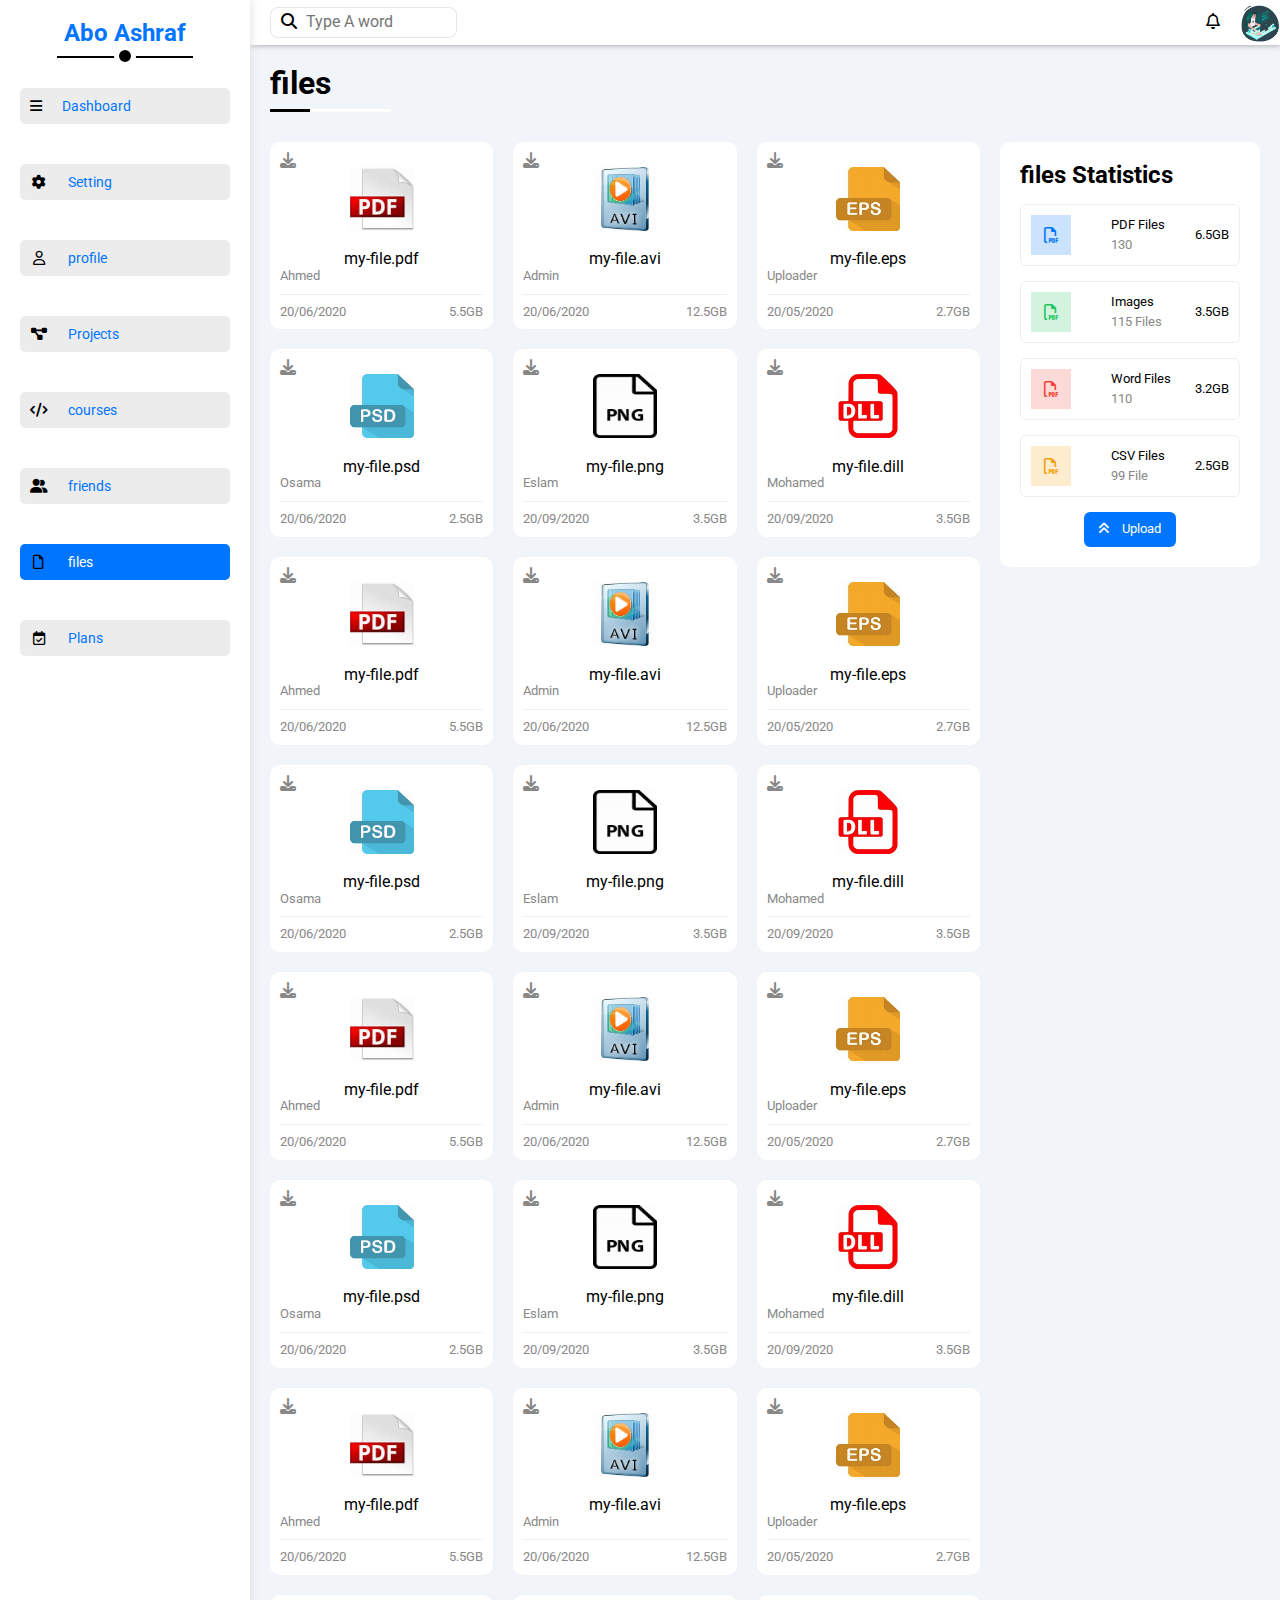
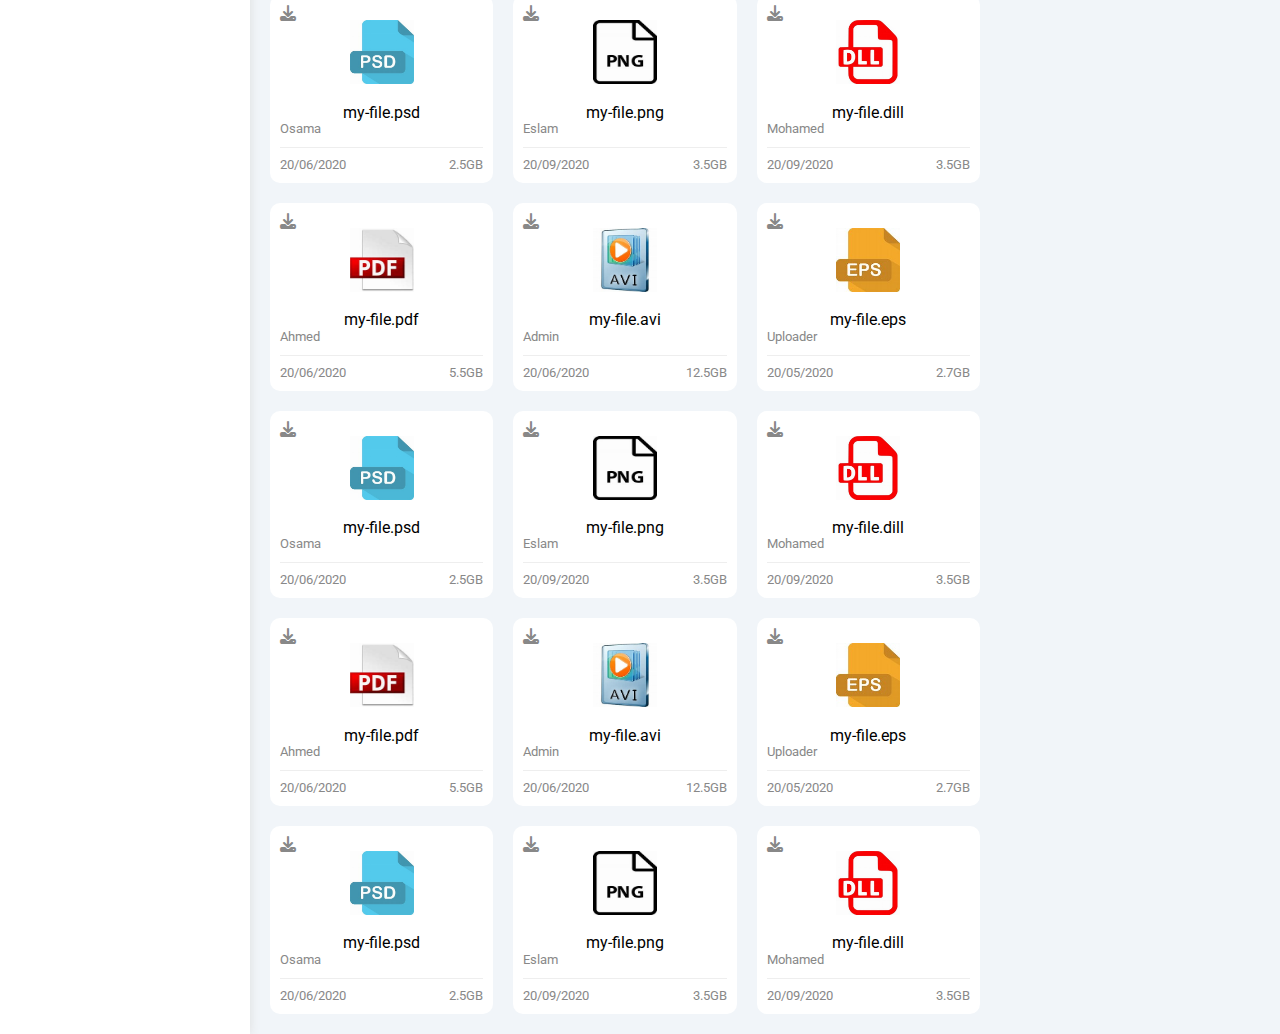
<file: files.html>
<!DOCTYPE html>
<html lang="en">

<head>
    <meta charset="UTF-8">
    <meta http-equiv="X-UA-Compatible" content="IE=edge">
    <meta name="viewport" content="width=device-width, initial-scale=1.0">
    <title>Temblate 4</title>
    <!-- Normalize -->
    <link rel="stylesheet" href="./css/normaliz.css">
    <!-- Fontawsome Icons -->
    <link rel="stylesheet" href="./css/all.min.css">
    <!-- Google Fonts -->
    <link rel="preconnect" href="https://fonts.googleapis.com">
    <link rel="preconnect" href="https://fonts.gstatic.com" crossorigin>
    <link href="https://fonts.googleapis.com/css2?family=Roboto:ital,wght@0,100;0,500;0,700;0,900;1,900&display=swap"
        rel="stylesheet">
    <!-- Frame Work -->
    <link rel="stylesheet" href="./css/framework.css">
    <!-- Mian Css Temblate File -->
    <link rel="stylesheet" href="./css/style.css">

</head>

<body>
    <div class="page d-flex">
        <div class="sidebar  bg-white p-20 p-relative">
            <h2 class="m-20 txt-c mt-0 p-relative">Abo Ashraf</h2>
            <ul>
                <li>
                    <a href="index.html" class="p-10 mt-20 mb-20 fs-14 c-black  fa-fw rad-6">
                        <i class="fa-solid fa-bars mr-20"></i><span>Dashboard</span></a>
                </li>
                <li><a href="Setting.html" class="p-10 mt-20 mb-20 fs-14 c-black  fa-fw rad-6">
                        <i class="fa-solid fa-gear mr-20 fa-fw"></i>
                        <span>Setting</span></a></li>
                <li><a href="profile.html" class="p-10 mt-20 mb-20 fs-14 c-black  fa-fw rad-6">
                        <i class="fa-regular fa-user mr-20 fa-fw"></i>
                        <span>profile</span></a></li>
                <li><a href="Projects.html" class="p-10 mt-20 mb-20 fs-14 c-black  fa-fw rad-6">
                        <i class="fa-solid fa-diagram-project  mr-20 fa-fw"></i>
                        <span>Projects</span></a></li>
                <li><a href="courses.html" class="p-10 mt-20 mb-20 fs-14 c-black  fa-fw rad-6">
                        <i class="fa-sharp fa-solid fa-code mr-20 fa-fw"></i>
                        <span>courses</span></a></li>
                <li><a href="friends.html" class="p-10 mt-20 mb-20 fs-14 c-black  fa-fw rad-6">
                        <i class="fa-solid fa-user-group mr-20 fa-fw"></i>
                        <span>friends</span></a></li>
                <li><a href="files.html" class="p-10 mt-20 mb-20 fs-14 c-black active  fa-fw rad-6">
                        <i class="fa-regular fa-file mr-20 fa-fw"></i>
                        <span>files</span></a></li>
                <li><a href="plans.html" class="p-10 mt-20 mb-20 fs-14 c-black   fa-fw rad-6">
                        <i class="fa-regular fa-calendar-check mr-20 fa-fw"></i>
                        <span>Plans</span></a></li>

            </ul>
        </div>
        <div class="content">
            <header>
                <div class="search ml-20">
                    <form action="">
                        <i class="fa-solid fa-magnifying-glass"></i>
                        <input type="search" name="search" placeholder="Type A word">
                    </form>

                </div>
                <div class="notification">
                    <form action="">
                        <i class="fa-regular fa-bell mr-20"></i>
                    </form>
                    <img src="./images2/header.jpg">
                </div>
            </header>
            <h1 class="p-relative">files</h1>
            <div class="files-page d-flex m-20 gap-20">
                <div class="files-stats p-20 bg-white rad-10">
                    <h2 class="mt-0 mb-15 txt-c-mobile">files Statistics</h2>
                    <div class="d-flex align-center border-eee p-10 rad-6 mb-15 fs-13">
                        <i class="fa-regular fa-file-pdf fa-lg blue center-flex c-blue icon"></i>
                        <div class="info">
                            <span>PDF Files</span>
                            <span class="d-block c-grey mt-5">130</span>
                        </div>
                        <div class="size">
                            6.5GB
                        </div>
                    </div>
                    <div class="d-flex align-center border-eee p-10 rad-6 mb-15 fs-13">
                        <i class="fa-regular fa-file-pdf fa-lg green center-flex c-green icon"></i>
                        <div class="info">
                            <span>Images</span>
                            <span class="d-block c-grey mt-5">115 Files</span>
                        </div>
                        <div class="size">
                            3.5GB
                        </div>
                    </div>
                    <div class="d-flex align-center border-eee p-10 rad-6 mb-15 fs-13">
                        <i class="fa-regular fa-file-pdf fa-lg red center-flex c-red icon"></i>
                        <div class="info">
                            <span>Word Files</span>
                            <span class="d-block c-grey mt-5">110</span>
                        </div>
                        <div class="size">
                            3.2GB
                        </div>
                    </div>
                    <div class="d-flex align-center border-eee p-10 rad-6 mb-15 fs-13">
                        <i class="fa-regular fa-file-pdf fa-lg orange center-flex c-orange icon"></i>
                        <div class="info">
                            <span>CSV Files</span>
                            <span class="d-block c-grey mt-5">99 File</span>
                        </div>
                        <div class="size">
                            2.5GB
                        </div>
                    </div>
                    <a class="upload bg-blue c-white rad-6 fs-13 d-block w-fit  " href="#">
                        <i class="fa-solid fa-angles-up mr-10"></i>
                        Upload
                    </a>
                </div>
                <div class="files-content d-grid gap-20 ">
                    <div class="file bg-white p-10 rad-10">
                        <i class="fa-solid fa-download c-grey p-absolute"></i>
                        <div class="icon txt-c">
                            <img class="mt-15 mb-15" src="images2/pdf.jpg" alt="">                            
                        </div>
                        <div class="txt-c">
                            my-file.pdf
                        </div>
                        <p class="c-grey fs-13">Ahmed</p>
                        <div class="info between-flex mt-10 pt-10 fs-13 c-grey">
                            <span>20/06/2020</span>
                            <span>5.5GB</span>
                        </div>
                    </div>
                    <div class="file bg-white p-10 rad-10">
                        <i class="fa-solid fa-download c-grey p-absolute"></i>
                        <div class="icon txt-c">
                            <img class="mt-15 mb-15" src="images2/avi.jpg" alt="">                            
                        </div>
                        <div class="txt-c">
                            my-file.avi
                        </div>
                        <p class="c-grey fs-13">Admin</p>
                        <div class="info between-flex mt-10 pt-10 fs-13 c-grey">
                            <span>20/06/2020</span>
                            <span>12.5GB</span>
                        </div>
                    </div>
                    <div class="file bg-white p-10 rad-10">
                        <i class="fa-solid fa-download c-grey p-absolute"></i>
                        <div class="icon txt-c">
                            <img class="mt-15 mb-15" src="images2/eps.jpg" alt="">                            
                        </div>
                        <div class="txt-c">
                            my-file.eps
                        </div>
                        <p class="c-grey fs-13">Uploader</p>
                        <div class="info between-flex mt-10 pt-10 fs-13 c-grey">
                            <span>20/05/2020</span>
                            <span>2.7GB</span>
                        </div>
                    </div>
                    <div class="file bg-white p-10 rad-10">
                        <i class="fa-solid fa-download c-grey p-absolute"></i>
                        <div class="icon txt-c">
                            <img class="mt-15 mb-15" src="images2/psd.jpg" alt="">                            
                        </div>
                        <div class="txt-c">
                            my-file.psd
                        </div>
                        <p class="c-grey fs-13">Osama</p>
                        <div class="info between-flex mt-10 pt-10 fs-13 c-grey">
                            <span>20/06/2020</span>
                            <span>2.5GB</span>
                        </div>
                    </div>
                    <div class="file bg-white p-10 rad-10">
                        <i class="fa-solid fa-download c-grey p-absolute"></i>
                        <div class="icon txt-c">
                            <img class="mt-15 mb-15" src="images2/png.jpg" alt="">                            
                        </div>
                        <div class="txt-c">
                            my-file.png
                        </div>
                        <p class="c-grey fs-13">Eslam</p>
                        <div class="info between-flex mt-10 pt-10 fs-13 c-grey">
                            <span>20/09/2020</span>
                            <span>3.5GB</span>
                        </div>
                    </div>
                    <div class="file bg-white p-10 rad-10">
                        <i class="fa-solid fa-download c-grey p-absolute"></i>
                        <div class="icon txt-c">
                            <img class="mt-15 mb-15" src="images2/dill.jpg" alt="">                            
                        </div>
                        <div class="txt-c">
                            my-file.dill
                        </div>
                        <p class="c-grey fs-13">Mohamed</p>
                        <div class="info between-flex mt-10 pt-10 fs-13 c-grey">
                            <span>20/09/2020</span>
                            <span>3.5GB</span>
                        </div>
                    </div>
                    <div class="file bg-white p-10 rad-10">
                        <i class="fa-solid fa-download c-grey p-absolute"></i>
                        <div class="icon txt-c">
                            <img class="mt-15 mb-15" src="images2/pdf.jpg" alt="">                            
                        </div>
                        <div class="txt-c">
                            my-file.pdf
                        </div>
                        <p class="c-grey fs-13">Ahmed</p>
                        <div class="info between-flex mt-10 pt-10 fs-13 c-grey">
                            <span>20/06/2020</span>
                            <span>5.5GB</span>
                        </div>
                    </div>
                    <div class="file bg-white p-10 rad-10">
                        <i class="fa-solid fa-download c-grey p-absolute"></i>
                        <div class="icon txt-c">
                            <img class="mt-15 mb-15" src="images2/avi.jpg" alt="">                            
                        </div>
                        <div class="txt-c">
                            my-file.avi
                        </div>
                        <p class="c-grey fs-13">Admin</p>
                        <div class="info between-flex mt-10 pt-10 fs-13 c-grey">
                            <span>20/06/2020</span>
                            <span>12.5GB</span>
                        </div>
                    </div>
                    <div class="file bg-white p-10 rad-10">
                        <i class="fa-solid fa-download c-grey p-absolute"></i>
                        <div class="icon txt-c">
                            <img class="mt-15 mb-15" src="images2/eps.jpg" alt="">                            
                        </div>
                        <div class="txt-c">
                            my-file.eps
                        </div>
                        <p class="c-grey fs-13">Uploader</p>
                        <div class="info between-flex mt-10 pt-10 fs-13 c-grey">
                            <span>20/05/2020</span>
                            <span>2.7GB</span>
                        </div>
                    </div>
                    <div class="file bg-white p-10 rad-10">
                        <i class="fa-solid fa-download c-grey p-absolute"></i>
                        <div class="icon txt-c">
                            <img class="mt-15 mb-15" src="images2/psd.jpg" alt="">                            
                        </div>
                        <div class="txt-c">
                            my-file.psd
                        </div>
                        <p class="c-grey fs-13">Osama</p>
                        <div class="info between-flex mt-10 pt-10 fs-13 c-grey">
                            <span>20/06/2020</span>
                            <span>2.5GB</span>
                        </div>
                    </div>
                    <div class="file bg-white p-10 rad-10">
                        <i class="fa-solid fa-download c-grey p-absolute"></i>
                        <div class="icon txt-c">
                            <img class="mt-15 mb-15" src="images2/png.jpg" alt="">                            
                        </div>
                        <div class="txt-c">
                            my-file.png
                        </div>
                        <p class="c-grey fs-13">Eslam</p>
                        <div class="info between-flex mt-10 pt-10 fs-13 c-grey">
                            <span>20/09/2020</span>
                            <span>3.5GB</span>
                        </div>
                    </div>
                    <div class="file bg-white p-10 rad-10">
                        <i class="fa-solid fa-download c-grey p-absolute"></i>
                        <div class="icon txt-c">
                            <img class="mt-15 mb-15" src="images2/dill.jpg" alt="">                            
                        </div>
                        <div class="txt-c">
                            my-file.dill
                        </div>
                        <p class="c-grey fs-13">Mohamed</p>
                        <div class="info between-flex mt-10 pt-10 fs-13 c-grey">
                            <span>20/09/2020</span>
                            <span>3.5GB</span>
                        </div>
                    </div>
                    <div class="file bg-white p-10 rad-10">
                        <i class="fa-solid fa-download c-grey p-absolute"></i>
                        <div class="icon txt-c">
                            <img class="mt-15 mb-15" src="images2/pdf.jpg" alt="">                            
                        </div>
                        <div class="txt-c">
                            my-file.pdf
                        </div>
                        <p class="c-grey fs-13">Ahmed</p>
                        <div class="info between-flex mt-10 pt-10 fs-13 c-grey">
                            <span>20/06/2020</span>
                            <span>5.5GB</span>
                        </div>
                    </div>
                    <div class="file bg-white p-10 rad-10">
                        <i class="fa-solid fa-download c-grey p-absolute"></i>
                        <div class="icon txt-c">
                            <img class="mt-15 mb-15" src="images2/avi.jpg" alt="">                            
                        </div>
                        <div class="txt-c">
                            my-file.avi
                        </div>
                        <p class="c-grey fs-13">Admin</p>
                        <div class="info between-flex mt-10 pt-10 fs-13 c-grey">
                            <span>20/06/2020</span>
                            <span>12.5GB</span>
                        </div>
                    </div>
                    <div class="file bg-white p-10 rad-10">
                        <i class="fa-solid fa-download c-grey p-absolute"></i>
                        <div class="icon txt-c">
                            <img class="mt-15 mb-15" src="images2/eps.jpg" alt="">                            
                        </div>
                        <div class="txt-c">
                            my-file.eps
                        </div>
                        <p class="c-grey fs-13">Uploader</p>
                        <div class="info between-flex mt-10 pt-10 fs-13 c-grey">
                            <span>20/05/2020</span>
                            <span>2.7GB</span>
                        </div>
                    </div>
                    <div class="file bg-white p-10 rad-10">
                        <i class="fa-solid fa-download c-grey p-absolute"></i>
                        <div class="icon txt-c">
                            <img class="mt-15 mb-15" src="images2/psd.jpg" alt="">                            
                        </div>
                        <div class="txt-c">
                            my-file.psd
                        </div>
                        <p class="c-grey fs-13">Osama</p>
                        <div class="info between-flex mt-10 pt-10 fs-13 c-grey">
                            <span>20/06/2020</span>
                            <span>2.5GB</span>
                        </div>
                    </div>
                    <div class="file bg-white p-10 rad-10">
                        <i class="fa-solid fa-download c-grey p-absolute"></i>
                        <div class="icon txt-c">
                            <img class="mt-15 mb-15" src="images2/png.jpg" alt="">                            
                        </div>
                        <div class="txt-c">
                            my-file.png
                        </div>
                        <p class="c-grey fs-13">Eslam</p>
                        <div class="info between-flex mt-10 pt-10 fs-13 c-grey">
                            <span>20/09/2020</span>
                            <span>3.5GB</span>
                        </div>
                    </div>
                    <div class="file bg-white p-10 rad-10">
                        <i class="fa-solid fa-download c-grey p-absolute"></i>
                        <div class="icon txt-c">
                            <img class="mt-15 mb-15" src="images2/dill.jpg" alt="">                            
                        </div>
                        <div class="txt-c">
                            my-file.dill
                        </div>
                        <p class="c-grey fs-13">Mohamed</p>
                        <div class="info between-flex mt-10 pt-10 fs-13 c-grey">
                            <span>20/09/2020</span>
                            <span>3.5GB</span>
                        </div>
                    </div>
                    <div class="file bg-white p-10 rad-10">
                        <i class="fa-solid fa-download c-grey p-absolute"></i>
                        <div class="icon txt-c">
                            <img class="mt-15 mb-15" src="images2/pdf.jpg" alt="">                            
                        </div>
                        <div class="txt-c">
                            my-file.pdf
                        </div>
                        <p class="c-grey fs-13">Ahmed</p>
                        <div class="info between-flex mt-10 pt-10 fs-13 c-grey">
                            <span>20/06/2020</span>
                            <span>5.5GB</span>
                        </div>
                    </div>
                    <div class="file bg-white p-10 rad-10">
                        <i class="fa-solid fa-download c-grey p-absolute"></i>
                        <div class="icon txt-c">
                            <img class="mt-15 mb-15" src="images2/avi.jpg" alt="">                            
                        </div>
                        <div class="txt-c">
                            my-file.avi
                        </div>
                        <p class="c-grey fs-13">Admin</p>
                        <div class="info between-flex mt-10 pt-10 fs-13 c-grey">
                            <span>20/06/2020</span>
                            <span>12.5GB</span>
                        </div>
                    </div>
                    <div class="file bg-white p-10 rad-10">
                        <i class="fa-solid fa-download c-grey p-absolute"></i>
                        <div class="icon txt-c">
                            <img class="mt-15 mb-15" src="images2/eps.jpg" alt="">                            
                        </div>
                        <div class="txt-c">
                            my-file.eps
                        </div>
                        <p class="c-grey fs-13">Uploader</p>
                        <div class="info between-flex mt-10 pt-10 fs-13 c-grey">
                            <span>20/05/2020</span>
                            <span>2.7GB</span>
                        </div>
                    </div>
                    <div class="file bg-white p-10 rad-10">
                        <i class="fa-solid fa-download c-grey p-absolute"></i>
                        <div class="icon txt-c">
                            <img class="mt-15 mb-15" src="images2/psd.jpg" alt="">                            
                        </div>
                        <div class="txt-c">
                            my-file.psd
                        </div>
                        <p class="c-grey fs-13">Osama</p>
                        <div class="info between-flex mt-10 pt-10 fs-13 c-grey">
                            <span>20/06/2020</span>
                            <span>2.5GB</span>
                        </div>
                    </div>
                    <div class="file bg-white p-10 rad-10">
                        <i class="fa-solid fa-download c-grey p-absolute"></i>
                        <div class="icon txt-c">
                            <img class="mt-15 mb-15" src="images2/png.jpg" alt="">                            
                        </div>
                        <div class="txt-c">
                            my-file.png
                        </div>
                        <p class="c-grey fs-13">Eslam</p>
                        <div class="info between-flex mt-10 pt-10 fs-13 c-grey">
                            <span>20/09/2020</span>
                            <span>3.5GB</span>
                        </div>
                    </div>
                    <div class="file bg-white p-10 rad-10">
                        <i class="fa-solid fa-download c-grey p-absolute"></i>
                        <div class="icon txt-c">
                            <img class="mt-15 mb-15" src="images2/dill.jpg" alt="">                            
                        </div>
                        <div class="txt-c">
                            my-file.dill
                        </div>
                        <p class="c-grey fs-13">Mohamed</p>
                        <div class="info between-flex mt-10 pt-10 fs-13 c-grey">
                            <span>20/09/2020</span>
                            <span>3.5GB</span>
                        </div>
                    </div>
                    <div class="file bg-white p-10 rad-10">
                        <i class="fa-solid fa-download c-grey p-absolute"></i>
                        <div class="icon txt-c">
                            <img class="mt-15 mb-15" src="images2/pdf.jpg" alt="">                            
                        </div>
                        <div class="txt-c">
                            my-file.pdf
                        </div>
                        <p class="c-grey fs-13">Ahmed</p>
                        <div class="info between-flex mt-10 pt-10 fs-13 c-grey">
                            <span>20/06/2020</span>
                            <span>5.5GB</span>
                        </div>
                    </div>
                    <div class="file bg-white p-10 rad-10">
                        <i class="fa-solid fa-download c-grey p-absolute"></i>
                        <div class="icon txt-c">
                            <img class="mt-15 mb-15" src="images2/avi.jpg" alt="">                            
                        </div>
                        <div class="txt-c">
                            my-file.avi
                        </div>
                        <p class="c-grey fs-13">Admin</p>
                        <div class="info between-flex mt-10 pt-10 fs-13 c-grey">
                            <span>20/06/2020</span>
                            <span>12.5GB</span>
                        </div>
                    </div>
                    <div class="file bg-white p-10 rad-10">
                        <i class="fa-solid fa-download c-grey p-absolute"></i>
                        <div class="icon txt-c">
                            <img class="mt-15 mb-15" src="images2/eps.jpg" alt="">                            
                        </div>
                        <div class="txt-c">
                            my-file.eps
                        </div>
                        <p class="c-grey fs-13">Uploader</p>
                        <div class="info between-flex mt-10 pt-10 fs-13 c-grey">
                            <span>20/05/2020</span>
                            <span>2.7GB</span>
                        </div>
                    </div>
                    <div class="file bg-white p-10 rad-10">
                        <i class="fa-solid fa-download c-grey p-absolute"></i>
                        <div class="icon txt-c">
                            <img class="mt-15 mb-15" src="images2/psd.jpg" alt="">                            
                        </div>
                        <div class="txt-c">
                            my-file.psd
                        </div>
                        <p class="c-grey fs-13">Osama</p>
                        <div class="info between-flex mt-10 pt-10 fs-13 c-grey">
                            <span>20/06/2020</span>
                            <span>2.5GB</span>
                        </div>
                    </div>
                    <div class="file bg-white p-10 rad-10">
                        <i class="fa-solid fa-download c-grey p-absolute"></i>
                        <div class="icon txt-c">
                            <img class="mt-15 mb-15" src="images2/png.jpg" alt="">                            
                        </div>
                        <div class="txt-c">
                            my-file.png
                        </div>
                        <p class="c-grey fs-13">Eslam</p>
                        <div class="info between-flex mt-10 pt-10 fs-13 c-grey">
                            <span>20/09/2020</span>
                            <span>3.5GB</span>
                        </div>
                    </div>
                    <div class="file bg-white p-10 rad-10">
                        <i class="fa-solid fa-download c-grey p-absolute"></i>
                        <div class="icon txt-c">
                            <img class="mt-15 mb-15" src="images2/dill.jpg" alt="">                            
                        </div>
                        <div class="txt-c">
                            my-file.dill
                        </div>
                        <p class="c-grey fs-13">Mohamed</p>
                        <div class="info between-flex mt-10 pt-10 fs-13 c-grey">
                            <span>20/09/2020</span>
                            <span>3.5GB</span>
                        </div>
                    </div>
                    <div class="file bg-white p-10 rad-10">
                        <i class="fa-solid fa-download c-grey p-absolute"></i>
                        <div class="icon txt-c">
                            <img class="mt-15 mb-15" src="images2/pdf.jpg" alt="">                            
                        </div>
                        <div class="txt-c">
                            my-file.pdf
                        </div>
                        <p class="c-grey fs-13">Ahmed</p>
                        <div class="info between-flex mt-10 pt-10 fs-13 c-grey">
                            <span>20/06/2020</span>
                            <span>5.5GB</span>
                        </div>
                    </div>
                    <div class="file bg-white p-10 rad-10">
                        <i class="fa-solid fa-download c-grey p-absolute"></i>
                        <div class="icon txt-c">
                            <img class="mt-15 mb-15" src="images2/avi.jpg" alt="">                            
                        </div>
                        <div class="txt-c">
                            my-file.avi
                        </div>
                        <p class="c-grey fs-13">Admin</p>
                        <div class="info between-flex mt-10 pt-10 fs-13 c-grey">
                            <span>20/06/2020</span>
                            <span>12.5GB</span>
                        </div>
                    </div>
                    <div class="file bg-white p-10 rad-10">
                        <i class="fa-solid fa-download c-grey p-absolute"></i>
                        <div class="icon txt-c">
                            <img class="mt-15 mb-15" src="images2/eps.jpg" alt="">                            
                        </div>
                        <div class="txt-c">
                            my-file.eps
                        </div>
                        <p class="c-grey fs-13">Uploader</p>
                        <div class="info between-flex mt-10 pt-10 fs-13 c-grey">
                            <span>20/05/2020</span>
                            <span>2.7GB</span>
                        </div>
                    </div>
                    <div class="file bg-white p-10 rad-10">
                        <i class="fa-solid fa-download c-grey p-absolute"></i>
                        <div class="icon txt-c">
                            <img class="mt-15 mb-15" src="images2/psd.jpg" alt="">                            
                        </div>
                        <div class="txt-c">
                            my-file.psd
                        </div>
                        <p class="c-grey fs-13">Osama</p>
                        <div class="info between-flex mt-10 pt-10 fs-13 c-grey">
                            <span>20/06/2020</span>
                            <span>2.5GB</span>
                        </div>
                    </div>
                    <div class="file bg-white p-10 rad-10">
                        <i class="fa-solid fa-download c-grey p-absolute"></i>
                        <div class="icon txt-c">
                            <img class="mt-15 mb-15" src="images2/png.jpg" alt="">                            
                        </div>
                        <div class="txt-c">
                            my-file.png
                        </div>
                        <p class="c-grey fs-13">Eslam</p>
                        <div class="info between-flex mt-10 pt-10 fs-13 c-grey">
                            <span>20/09/2020</span>
                            <span>3.5GB</span>
                        </div>
                    </div>
                    <div class="file bg-white p-10 rad-10">
                        <i class="fa-solid fa-download c-grey p-absolute"></i>
                        <div class="icon txt-c">
                            <img class="mt-15 mb-15" src="images2/dill.jpg" alt="">                            
                        </div>
                        <div class="txt-c">
                            my-file.dill
                        </div>
                        <p class="c-grey fs-13">Mohamed</p>
                        <div class="info between-flex mt-10 pt-10 fs-13 c-grey">
                            <span>20/09/2020</span>
                            <span>3.5GB</span>
                        </div>
                    </div>

                </div>
            </div>
        </div>
</body>

</html>
</file>
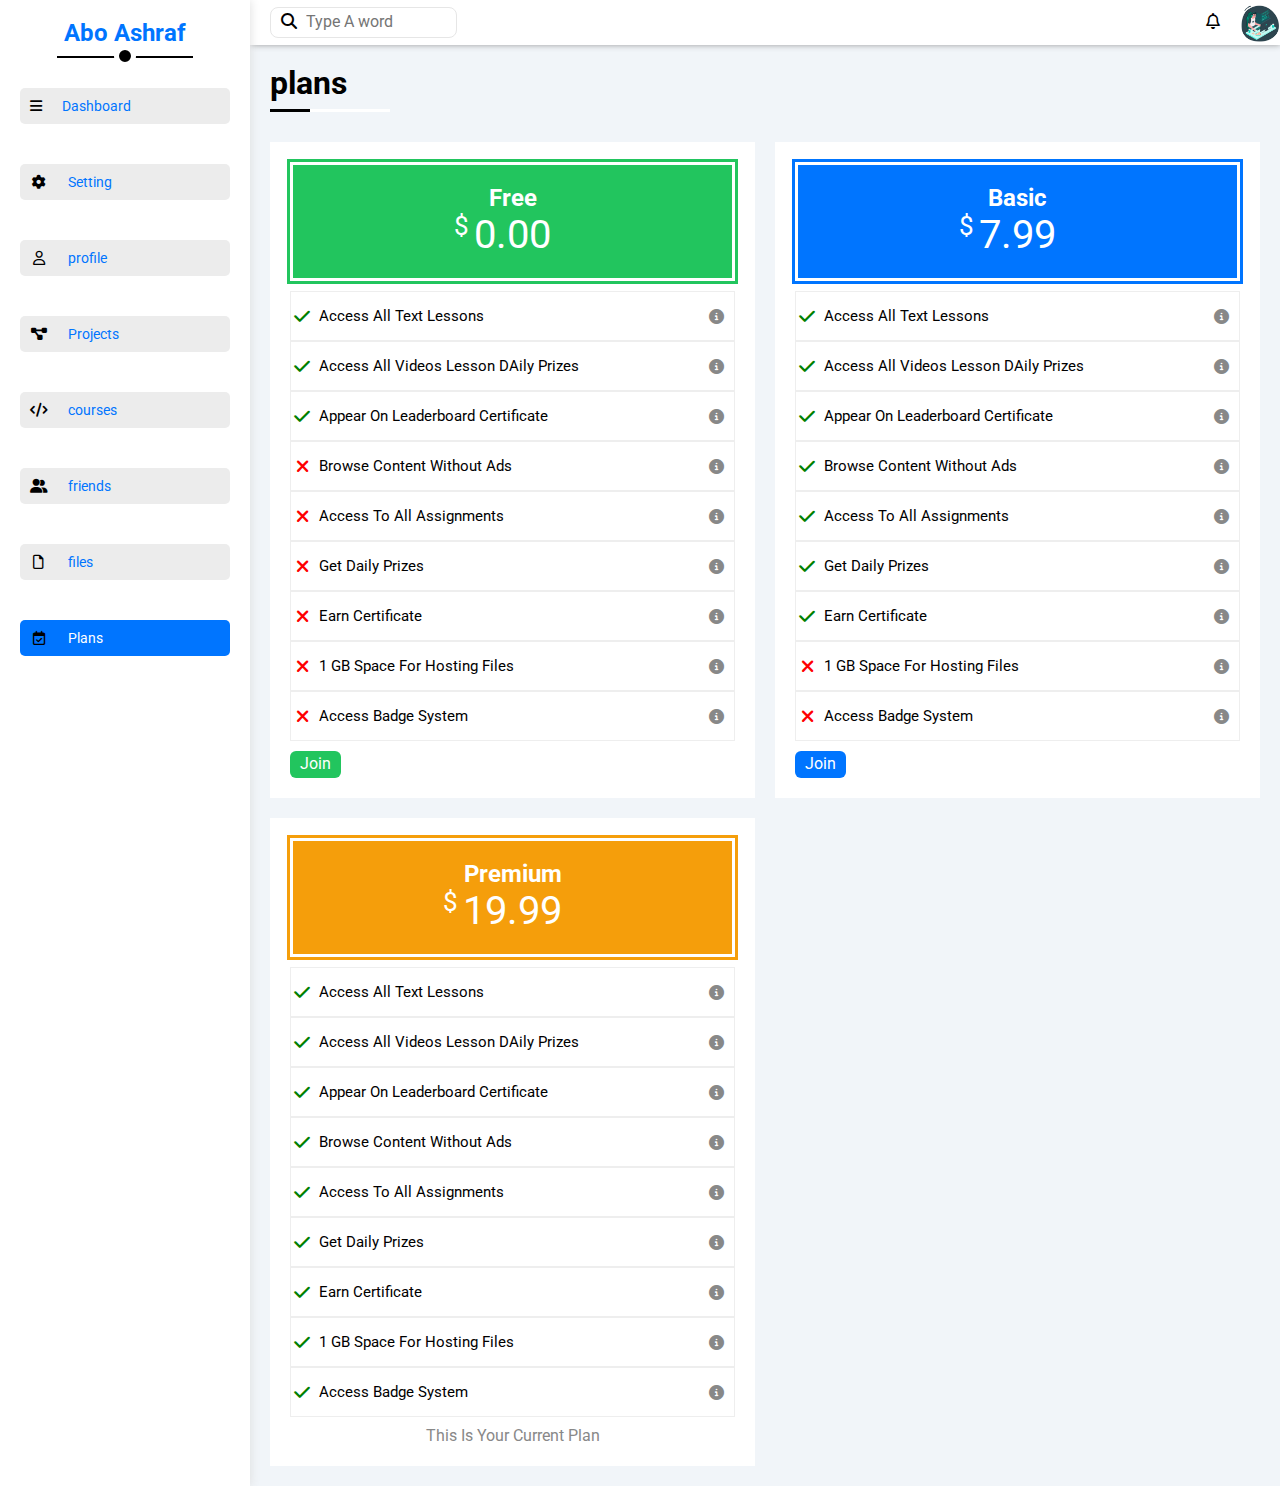
<file: plans.html>
<!DOCTYPE html>
<html lang="en">

<head>
    <meta charset="UTF-8">
    <meta http-equiv="X-UA-Compatible" content="IE=edge">
    <meta name="viewport" content="width=device-width, initial-scale=1.0">
    <title>Temblate 4</title>
    <!-- Normalize -->
    <link rel="stylesheet" href="./css/normaliz.css">
    <!-- Fontawsome Icons -->
    <link rel="stylesheet" href="./css/all.min.css">
    <!-- Google Fonts -->
    <link rel="preconnect" href="https://fonts.googleapis.com">
    <link rel="preconnect" href="https://fonts.gstatic.com" crossorigin>
    <link href="https://fonts.googleapis.com/css2?family=Roboto:ital,wght@0,100;0,500;0,700;0,900;1,900&display=swap"
        rel="stylesheet">
    <!-- Frame Work -->
    <link rel="stylesheet" href="./css/framework.css">
    <!-- Mian Css Temblate File -->
    <link rel="stylesheet" href="./css/style.css">

</head>

<body>
    <div class="page d-flex">
        <div class="sidebar  bg-white p-20 p-relative">
            <h2 class="m-20 txt-c mt-0 p-relative">Abo Ashraf</h2>
            <ul>
                <li>
                    <a href="index.html" class="p-10 mt-20 mb-20 fs-14 c-black  fa-fw rad-6">
                        <i class="fa-solid fa-bars mr-20"></i><span>Dashboard</span></a>
                </li>
                <li><a href="Setting.html" class="p-10 mt-20 mb-20 fs-14 c-black  fa-fw rad-6">
                        <i class="fa-solid fa-gear mr-20 fa-fw"></i>
                        <span>Setting</span></a></li>
                <li><a href="profile.html" class="p-10 mt-20 mb-20 fs-14 c-black  fa-fw rad-6">
                        <i class="fa-regular fa-user mr-20 fa-fw"></i>
                        <span>profile</span></a></li>
                <li><a href="Projects.html" class="p-10 mt-20 mb-20 fs-14 c-black  fa-fw rad-6">
                        <i class="fa-solid fa-diagram-project  mr-20 fa-fw"></i>
                        <span>Projects</span></a></li>
                <li><a href="courses.html" class="p-10 mt-20 mb-20 fs-14 c-black  fa-fw rad-6">
                        <i class="fa-sharp fa-solid fa-code mr-20 fa-fw"></i>
                        <span>courses</span></a></li>
                <li><a href="friends.html" class="p-10 mt-20 mb-20 fs-14 c-black  fa-fw rad-6">
                        <i class="fa-solid fa-user-group mr-20 fa-fw"></i>
                        <span>friends</span></a></li>
                <li><a href="files.html" class="p-10 mt-20 mb-20 fs-14 c-black   fa-fw rad-6">
                        <i class="fa-regular fa-file mr-20 fa-fw"></i>
                        <span>files</span></a></li>
                <li><a href="plans.html" class="p-10 mt-20 mb-20 fs-14 c-black active   fa-fw rad-6">
                        <i class="fa-regular fa-calendar-check mr-20 fa-fw"></i>
                        <span>Plans</span></a></li>

            </ul>
        </div>
        <div class="content">
            <header>
                <div class="search ml-20">
                    <form action="">
                        <i class="fa-solid fa-magnifying-glass"></i>
                        <input type="search" name="search" placeholder="Type A word">
                    </form>

                </div>
                <div class="notification">
                    <form action="">
                        <i class="fa-regular fa-bell mr-20"></i>
                    </form>
                    <img src="./images2/header.jpg">
                </div>
            </header>
            <h1 class="p-relative">plans</h1>
            <div class="plans-page d-grid m-20 gap-20">
                <div class="plan green bg-white p-20">
                    <div class="top  bg-green  txt-c p-20">
                        <h2 class="m-0 c-white">Free</h2>
                        <div class="price c-white">
                            <span>$</span>0.00
                        </div>
                    </div>
                    <ul class="mt-10 mb-10">
                        <li>
                            <i class="fa-solid fa-check check fa-fw yes"></i>
                            <span>Access All Text Lessons</span>
                            <i class="fa-solid fa-circle-info help"></i>
                        </li>
                        <li>
                            <i class="fa-solid fa-check check fa-fw yes"></i>
                            <span>Access All Videos Lesson DAily Prizes</span>
                            <i class="fa-solid fa-circle-info help"></i>
                        </li>
                        <li>
                            <i class="fa-solid fa-check check fa-fw yes"></i>
                            <span>Appear On Leaderboard Certificate</span>
                            <i class="fa-solid fa-circle-info help"></i>
                        </li>
                        <li>
                            <i class="fa-solid fa-xmark fa-fw "></i>
                            <span>Browse Content Without Ads </span>
                            <i class="fa-solid fa-circle-info help"></i>
                        </li>
                        <li>
                            <i class="fa-solid fa-xmark fa-fw "></i>
                            <span>Access To All Assignments</span>
                            <i class="fa-solid fa-circle-info help"></i>
                        </li>
                        <li>
                            <i class="fa-solid fa-xmark fa-fw "></i>
                            <span>Get Daily Prizes</span>
                            <i class="fa-solid fa-circle-info help"></i>
                        </li>
                        <li>
                            <i class="fa-solid fa-xmark fa-fw "></i>
                            <span>Earn Certificate</span>
                            <i class="fa-solid fa-circle-info help"></i>
                        </li>
                        <li>
                            <i class="fa-solid fa-xmark fa-fw yes"></i>
                            <span>1 GB Space For Hosting Files</span>
                            <i class="fa-solid fa-circle-info help"></i>
                        </li>
                        <li>
                            <i class="fa-solid fa-xmark fa-fw yes"></i>
                            <span>Access Badge System</span>
                            <i class="fa-solid fa-circle-info help"></i>
                        </li>

                    </ul>
                    <a class="btn-shape bg-green c-white d-block w-fit" href="#">Join</a>
                </div>
                <div class="plan blue bg-white p-20">
                    <div class="top  bg-blue  txt-c p-20">
                        <h2 class="m-0 c-white">Basic</h2>
                        <div class="price c-white">
                            <span>$</span>7.99
                        </div>
                    </div>
                    <ul class="mt-10 mb-10">
                        <li>
                            <i class="fa-solid fa-check check fa-fw yes"></i>
                            <span>Access All Text Lessons</span>
                            <i class="fa-solid fa-circle-info help"></i>
                        </li>
                        <li>
                            <i class="fa-solid fa-check check fa-fw yes"></i>
                            <span>Access All Videos Lesson DAily Prizes</span>
                            <i class="fa-solid fa-circle-info help"></i>
                        </li>
                        <li>
                            <i class="fa-solid fa-check check fa-fw yes"></i>
                            <span>Appear On Leaderboard Certificate</span>
                            <i class="fa-solid fa-circle-info help"></i>
                        </li>
                        <li>
                            <i class="fa-solid fa-check check fa-fw yes"></i>
                            <span>Browse Content Without Ads </span>
                            <i class="fa-solid fa-circle-info help"></i>
                        </li>
                        <li>
                            <i class="fa-solid fa-check check fa-fw yes"></i>
                            <span>Access To All Assignments</span>
                            <i class="fa-solid fa-circle-info help"></i>
                        </li>
                        <li>
                            <i class="fa-solid fa-check check fa-fw yes"></i>
                            <span>Get Daily Prizes</span>
                            <i class="fa-solid fa-circle-info help"></i>
                        </li>
                        <li>
                            <i class="fa-solid fa-check check fa-fw yes"></i>
                            <span>Earn Certificate</span>
                            <i class="fa-solid fa-circle-info help"></i>
                        </li>
                        <li>
                            <i class="fa-solid fa-xmark  fa-fw yes"></i>
                            <span>1 GB Space For Hosting Files</span>
                            <i class="fa-solid fa-circle-info help"></i>
                        </li>
                        <li>
                            <i class="fa-solid fa-xmark fa-fw yes"></i>
                            <span>Access Badge System</span>
                            <i class="fa-solid fa-circle-info help"></i>
                        </li>

                    </ul>
                    <a class="btn-shape bg-blue c-white d-block w-fit" href="#">Join</a>
                </div>
                <div class="plan orange bg-white p-20">
                    <div class="top  bg-orange  txt-c p-20">
                        <h2 class="m-0 c-white">Premium</h2>
                        <div class="price c-white">
                            <span>$</span>19.99
                        </div>
                    </div>
                    <ul class="mt-10 mb-10">
                        <li>
                            <i class="fa-solid fa-check check fa-fw yes"></i>
                            <span>Access All Text Lessons</span>
                            <i class="fa-solid fa-circle-info help"></i>
                        </li>
                        <li>
                            <i class="fa-solid fa-check check fa-fw yes"></i>
                            <span>Access All Videos Lesson DAily Prizes</span>
                            <i class="fa-solid fa-circle-info help"></i>
                        </li>
                        <li>
                            <i class="fa-solid fa-check check fa-fw yes"></i>
                            <span>Appear On Leaderboard Certificate</span>
                            <i class="fa-solid fa-circle-info help"></i>
                        </li>
                        <li>
                            <i class="fa-solid fa-check check fa-fw yes"></i>
                            <span>Browse Content Without Ads </span>
                            <i class="fa-solid fa-circle-info help"></i>
                        </li>
                        <li>
                            <i class="fa-solid fa-check check fa-fw yes"></i>
                            <span>Access To All Assignments</span>
                            <i class="fa-solid fa-circle-info help"></i>
                        </li>
                        <li>
                            <i class="fa-solid fa-check check fa-fw yes"></i>
                            <span>Get Daily Prizes</span>
                            <i class="fa-solid fa-circle-info help"></i>
                        </li>
                        <li>
                            <i class="fa-solid fa-check check fa-fw yes"></i>
                            <span>Earn Certificate</span>
                            <i class="fa-solid fa-circle-info help"></i>
                        </li>
                        <li>
                            <i class="fa-solid fa-check check fa-fw yes"></i>
                            <span>1 GB Space For Hosting Files</span>
                            <i class="fa-solid fa-circle-info help"></i>
                        </li>
                        <li>
                            <i class="fa-solid fa-check check fa-fw yes"></i>
                            <span>Access Badge System</span>
                            <i class="fa-solid fa-circle-info help"></i>
                        </li>

                    </ul>
                  <p class="c-grey m-0 txt-c">This Is Your Current Plan</p>
                </div>
            </div>
        </div>
    </div>
</body>

</html>
</file>
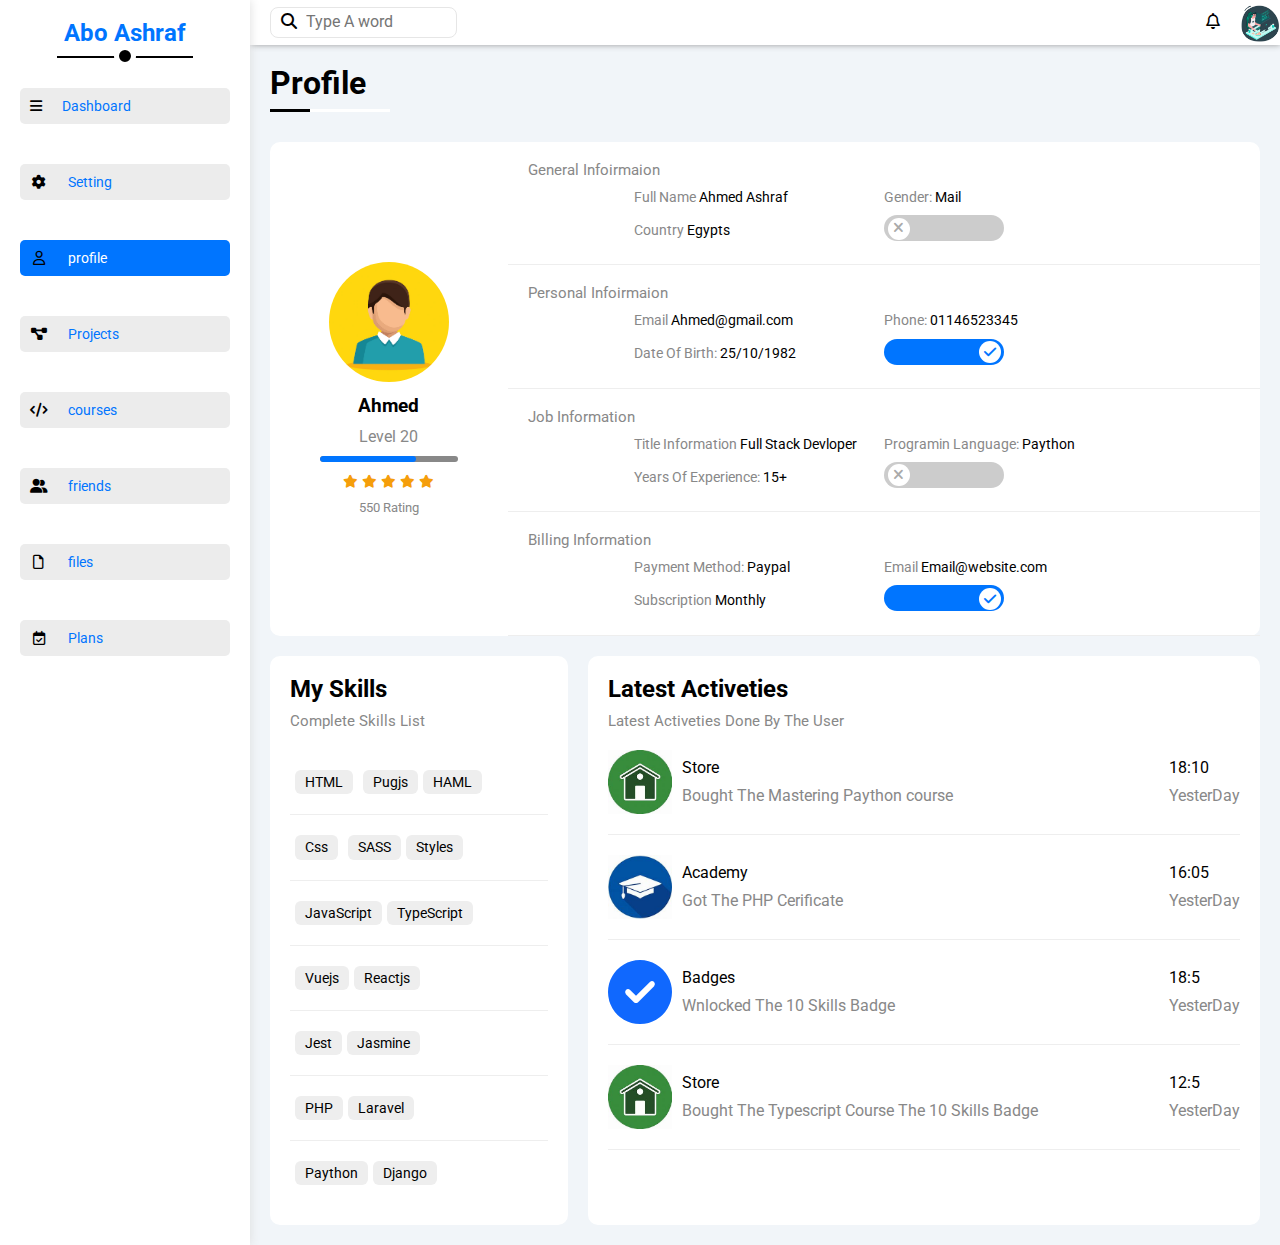
<file: profile.html>
<!DOCTYPE html>
<html lang="en">

<head>
    <meta charset="UTF-8">
    <meta http-equiv="X-UA-Compatible" content="IE=edge">
    <meta name="viewport" content="width=device-width, initial-scale=1.0">
    <title>Temblate 4</title>
    <!-- Normalize -->
    <link rel="stylesheet" href="./css/normaliz.css">
    <!-- Fontawsome Icons -->
    <link rel="stylesheet" href="./css/all.min.css">
    <!-- Google Fonts -->
    <link rel="preconnect" href="https://fonts.googleapis.com">
    <link rel="preconnect" href="https://fonts.gstatic.com" crossorigin>
    <link href="https://fonts.googleapis.com/css2?family=Roboto:ital,wght@0,100;0,500;0,700;0,900;1,900&display=swap"
        rel="stylesheet">
    <!-- Frame Work -->
    <link rel="stylesheet" href="./css/framework.css">
    <!-- Mian Css Temblate File -->
    <link rel="stylesheet" href="./css/style.css">

</head>

<body>
    <div class="page d-flex">
        <div class="sidebar  bg-white p-20 p-relative">
            <h2 class="m-20 txt-c mt-0 p-relative">Abo Ashraf</h2>
            <ul>
                <li>
                    <a href="index.html" class="p-10 mt-20 mb-20 fs-14 c-black  fa-fw rad-6">
                        <i class="fa-solid fa-bars mr-20"></i><span>Dashboard</span></a>
                </li>
                <li><a href="Setting.html" class="p-10 mt-20 mb-20 fs-14 c-black  fa-fw rad-6">
                        <i class="fa-solid fa-gear mr-20 fa-fw"></i>
                        <span>Setting</span></a></li>
                <li><a href="profile.html" class="p-10 mt-20 mb-20 fs-14 c-black active fa-fw rad-6">
                        <i class="fa-regular fa-user mr-20 fa-fw"></i>
                        <span>profile</span></a></li>
                <li><a href="Projects.html" class="p-10 mt-20 mb-20 fs-14 c-black  fa-fw rad-6">
                        <i class="fa-solid fa-diagram-project  mr-20 fa-fw"></i>
                        <span>Projects</span></a></li>
                <li><a href="courses.html" class="p-10 mt-20 mb-20 fs-14 c-black  fa-fw rad-6">
                        <i class="fa-sharp fa-solid fa-code mr-20 fa-fw"></i>
                        <span>courses</span></a></li>
                <li><a href="friends.html" class="p-10 mt-20 mb-20 fs-14 c-black  fa-fw rad-6">
                        <i class="fa-solid fa-user-group mr-20 fa-fw"></i>
                        <span>friends</span></a></li>
                <li><a href="files.html" class="p-10 mt-20 mb-20 fs-14 c-black  fa-fw rad-6">
                        <i class="fa-regular fa-file mr-20 fa-fw"></i>
                        <span>files</span></a></li>
                <li><a href="plans.html" class="p-10 mt-20 mb-20 fs-14 c-black   fa-fw rad-6">
                        <i class="fa-regular fa-calendar-check mr-20 fa-fw"></i>
                        <span>Plans</span></a></li>
            </ul>
        </div>
        <div class="content">
            <header>
                <div class="search ml-20">
                    <form action="">
                        <i class="fa-solid fa-magnifying-glass"></i>
                        <input type="search" name="search" placeholder="Type A word">
                    </form>

                </div>
                <div class="notification">
                    <form action="">
                        <i class="fa-regular fa-bell mr-20"></i>
                    </form>
                    <img src="./images2/header.jpg">
                </div>
            </header>
            <h1 class="p-relative">Profile</h1>
            <div class="profile-page m-20">
                <!-- Start Overview -->
                <div class="overview bg-white rad-10 d-flex align-center">
                    <div class="avatar-box txt-c p-20">
                        <img class="mb-10 rad-half " src="./images2/avatar.jpg" alt="">
                        <h3 class="m-0">Ahmed</h3>

                        <p class="c-grey m-10 ">Level 20</p>
                        <div class=" level rad-6 bg-eee p-relative">
                            <span style="width: 70%;" class="rad-6"></span>
                        </div>
                        <div class="rating mt-10 mb-10">
                            <i class="fa solid fa-star c-orange fs-13"></i>
                            <i class="fa solid fa-star c-orange fs-13"></i>
                            <i class="fa solid fa-star c-orange fs-13"></i>
                            <i class="fa solid fa-star c-orange fs-13"></i>
                            <i class="fa solid fa-star c-orange fs-13"></i>
                        </div>
                        <p class="c-grey m-0 fs-13">550 Rating</p>
                    </div>
                    <div class="info-box w-full txt-c-mobile">
                        <!-- Start Information Row -->
                        <div class="box p-20  d-flex align-center">
                            <h4 class="w-full c-grey fs-15 m-0">General Infoirmaion</h4>
                            <div class="fs-14">
                                <span class="c-grey">Full Name</span>
                                <span>Ahmed Ashraf</span>
                            </div>
                            <div class="fs-14">
                                <span class="c-grey">Gender:</span>
                                <span>Mail</span>
                            </div>
                            <div class="fs-14">
                                <span class="c-grey">Country</span>
                                <span>Egypts</span>
                            </div>
                            <div class="fs-14">
                                <label>
                                    <input type="checkbox" class="toggle-checkbox">
                                    <div class="toggle-switch  d-inline-block"></div>
                                </label>
                            </div>
                        </div>
                        <!-- End Information Row -->
                        <!-- Start Information Row -->
                        <div class="box p-20  d-flex align-center">
                            <h4 class="w-full c-grey fs-15 m-0">Personal Infoirmaion</h4>
                            <div class="fs-14">
                                <span class="c-grey">Email</span>
                                <span>Ahmed@gmail.com</span>
                            </div>
                            <div class="fs-14">
                                <span class="c-grey">Phone:</span>
                                <span>01146523345</span>
                            </div>
                            <div class="fs-14">
                                <span class="c-grey">Date Of Birth:</span>
                                <span>25/10/1982</span>
                            </div>
                            <div class="fs-14">
                                <label>
                                    <input type="checkbox" checked class="toggle-checkbox ">
                                    <div class="toggle-switch d-inline-block"></div>
                                </label>
                            </div>
                        </div>
                        <!-- End Information Row -->
                        <!-- Start Information Row -->
                        <div class="box p-20  d-flex align-center">
                            <h4 class="w-full c-grey fs-15 m-0">Job Information</h4>
                            <div class="fs-14">
                                <span class="c-grey">Title Information</span>
                                <span>Full Stack Devloper</span>
                            </div>
                            <div class="fs-14">
                                <span class="c-grey">Programin Language:</span>
                                <span>Paython</span>
                            </div>
                            <div class="fs-14">
                                <span class="c-grey">Years Of Experience:</span>
                                <span>15+</span>
                            </div>
                            <div class="fs-14">
                                <label>
                                    <input type="checkbox" class="toggle-checkbox ">
                                    <div class="toggle-switch d-inline-block"></div>
                                </label>
                            </div>
                        </div>
                        <!-- End Information Row -->
                        <!-- Start Information Row -->
                        <div class="box p-20  d-flex align-center">
                            <h4 class="w-full c-grey fs-15 m-0">Billing Information</h4>
                            <div class="fs-14">
                                <span class="c-grey">Payment Method:</span>
                                <span>Paypal</span>
                            </div>
                            <div class="fs-14">
                                <span class="c-grey">Email</span>
                                <span>Email@website.com</span>
                            </div>
                            <div class="fs-14">
                                <span class="c-grey">Subscription</span>
                                <span>Monthly</span>
                            </div>
                            <div class="fs-14">
                                <label>
                                    <input type="checkbox" checked class="toggle-checkbox">
                                    <div class="toggle-switch  d-inline-block"></div>
                                </label>
                            </div>
                        </div>
                        <!-- End Information Row -->
                    </div>
                </div>
                <!-- End Overview -->
                <!-- Start Other data -->
                <div class="other-data d-flex gap-20">
                    <div class="skills-card p-20 bg-white rad-10 mt-20">
                        <h2 class="mt-0 mb-10">My Skills</h2>
                        <p class="c-grey mt-0 mb-20 fs-15">Complete Skills List</p>
                        <ul class="m-0 txt-c-mobile">
                            <li><span>HTML</span><span>Pugjs</span><span>HAML</span></li>
                            <li><span>Css</span><span>SASS</span><span>Styles</span></li>
                            <li><span>JavaScript</span><span>TypeScript</span>
                            <li><span>Vuejs</span><span>Reactjs</span>
                            <li><span>Jest</span><span>Jasmine</span>
                            <li><span>PHP</span><span>Laravel</span>
                            <li><span>Paython</span><span>Django</span>
                        </ul>
                    </div>

                    <div class="activeties-card p-20 bg-white rad-10 mt-20">
                        <h2 class="mt-0 mb-10">Latest Activeties</h2>
                        <p class="c-grey mt-0 mb-20 fs-15">Latest Activeties Done By The User</p>


                        <div class="activity d-flex align-center txt-c-mobile">
                            <img src="./images2/activte.jpg" alt="">
                            <div class="info">
                                <span class="d-block mb-10">Store</span>
                                <span class="c-grey">Bought The Mastering Paython course</span>
                            </div>
                            <div class="date">
                                <span class="d-block mb-10">18:10</span>
                                <span class="c-grey"> YesterDay</span>
                            </div>
                        </div>


                        <div class="activity d-flex align-center txt-c-mobile">
                            <img src="./images2/activte2.jpg" alt="">
                            <div class="info">
                                <span class="d-block mb-10">Academy</span>
                                <span class="c-grey">Got The PHP Cerificate</span>
                            </div>
                            <div class="date">
                                <span class="d-block mb-10">16:05</span>
                                <span class="c-grey"> YesterDay</span>
                            </div>
                        </div>

                        <div class="activity d-flex align-center txt-c-mobile">
                            <i class="fa-sharp fa-solid fa-circle-check" style="color: #1068fe;"></i>
                            <div class="info">
                                <span class="d-block mb-10">Badges</span>
                                <span class="c-grey">Wnlocked The 10 Skills Badge</span>
                            </div>
                            <div class="date">
                                <span class="d-block mb-10">18:5</span>
                                <span class="c-grey"> YesterDay</span>
                            </div>
                        </div>


                        <div class="activity d-flex align-center txt-c-mobile">
                            <img src="./images2/activte.jpg" alt="">
                            <div class="info">
                                <span class="d-block mb-10">Store</span>
                                <span class="c-grey">Bought The Typescript Course The 10 Skills Badge</span>
                            </div>
                            <div class="date">
                                <span class="d-block mb-10">12:5</span>
                                <span class="c-grey"> YesterDay</span>
                            </div>
                        </div>
                    </div>
                </div>
                <!-- End Other data -->

            </div>




        </div>
    </div>
</body>

</html>
</file>
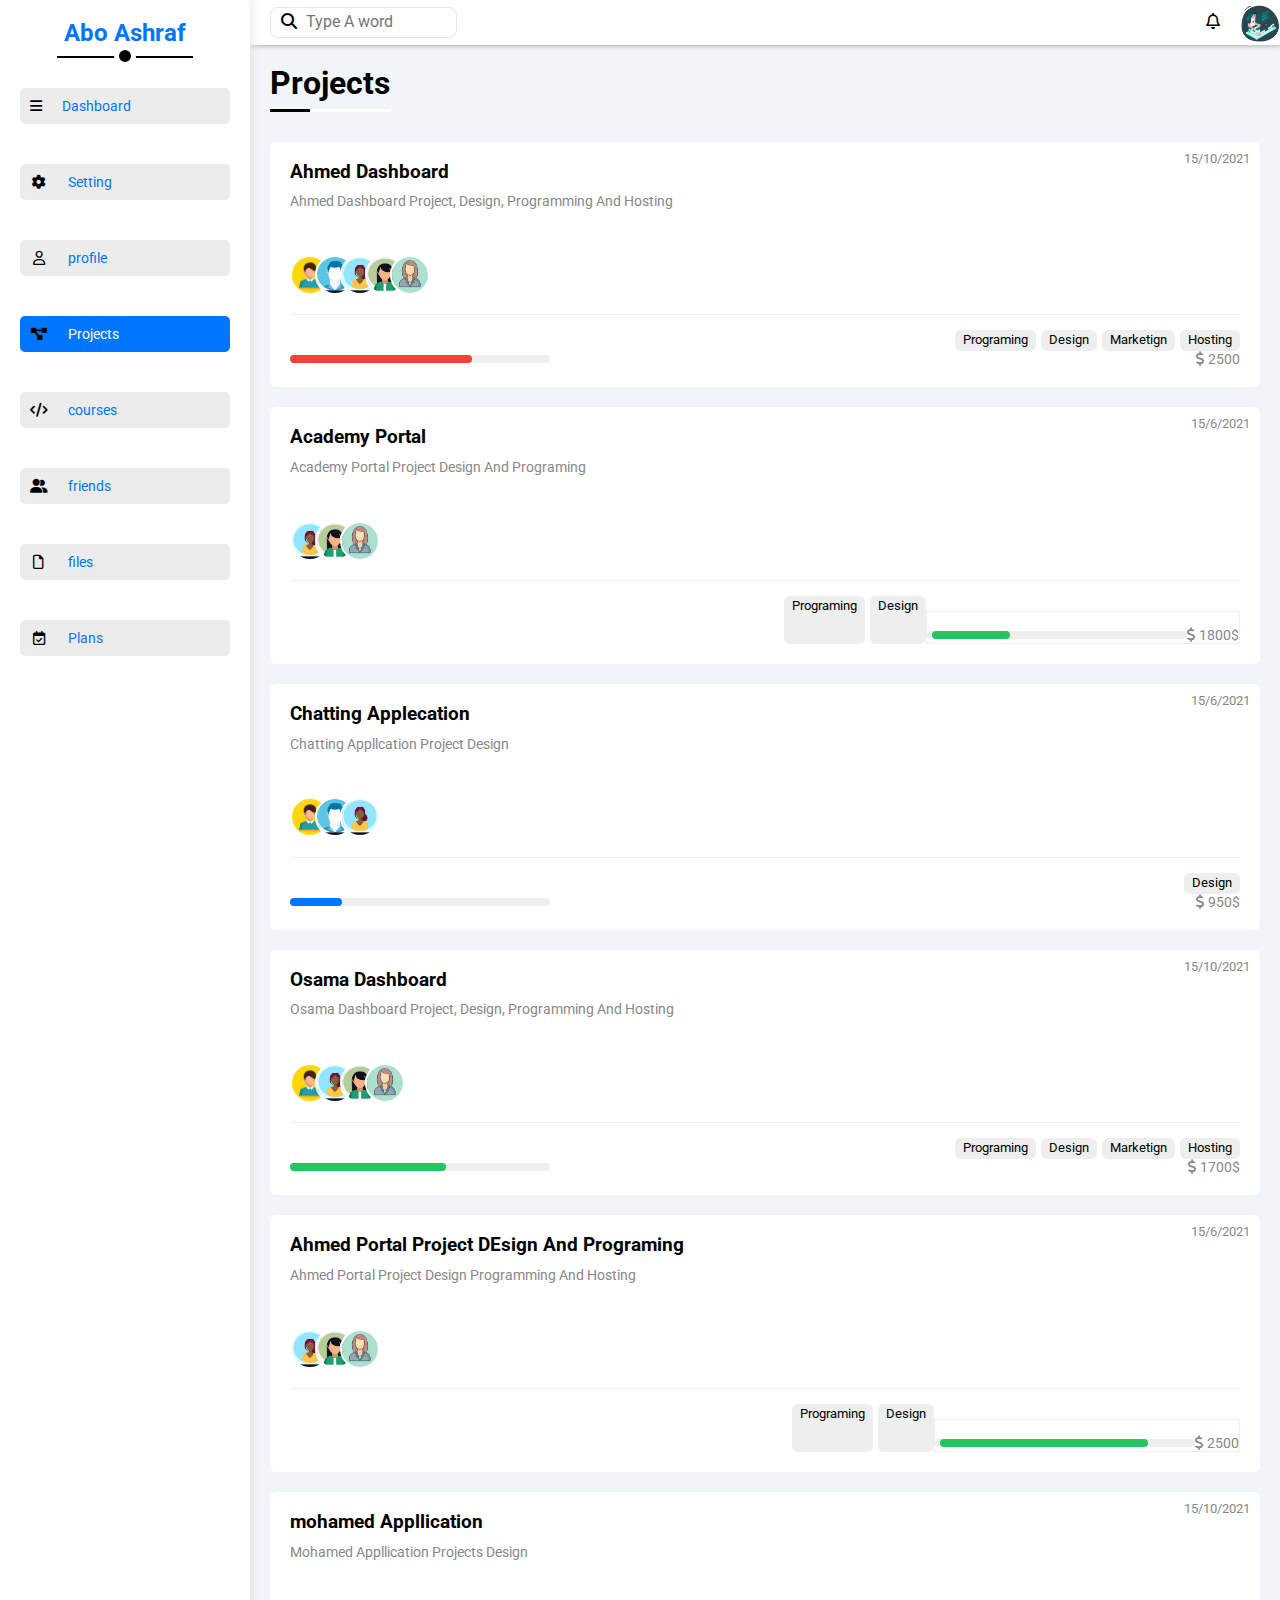
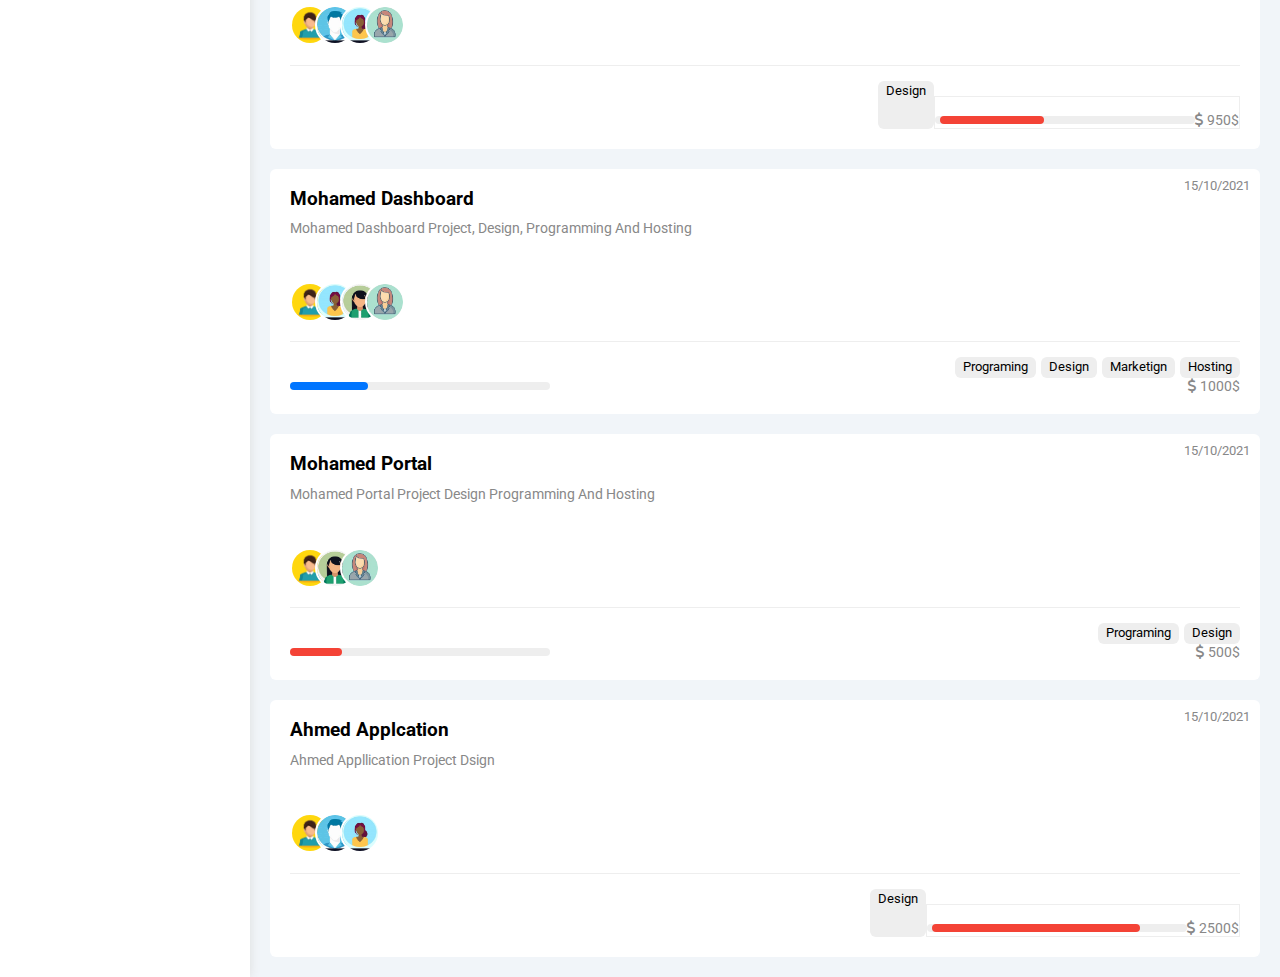
<file: Projects.html>
<!DOCTYPE html>
<html lang="en">

<head>
    <meta charset="UTF-8">
    <meta http-equiv="X-UA-Compatible" content="IE=edge">
    <meta name="viewport" content="width=device-width, initial-scale=1.0">
    <title>Temblate 4</title>
    <!-- Normalize -->
    <link rel="stylesheet" href="./css/normaliz.css">
    <!-- Fontawsome Icons -->
    <link rel="stylesheet" href="./css/all.min.css">
    <!-- Google Fonts -->
    <link rel="preconnect" href="https://fonts.googleapis.com">
    <link rel="preconnect" href="https://fonts.gstatic.com" crossorigin>
    <link href="https://fonts.googleapis.com/css2?family=Roboto:ital,wght@0,100;0,500;0,700;0,900;1,900&display=swap"
        rel="stylesheet">
    <!-- Frame Work -->
    <link rel="stylesheet" href="./css/framework.css">
    <!-- Mian Css Temblate File -->
    <link rel="stylesheet" href="./css/style.css">

</head>

<body>
    <div class="page d-flex">
        <div class="sidebar  bg-white p-20 p-relative">
            <h2 class="m-20 txt-c mt-0 p-relative">Abo Ashraf</h2>
            <ul>
                <li>
                    <a href="index.html" class="p-10 mt-20 mb-20 fs-14 c-black  fa-fw rad-6">
                        <i class="fa-solid fa-bars mr-20"></i><span>Dashboard</span></a>
                </li>
                <li><a href="Setting.html" class="p-10 mt-20 mb-20 fs-14 c-black  fa-fw rad-6">
                        <i class="fa-solid fa-gear mr-20 fa-fw"></i>
                        <span>Setting</span></a></li>
                <li><a href="profile.html" class="p-10 mt-20 mb-20 fs-14 c-black  fa-fw rad-6">
                        <i class="fa-regular fa-user mr-20 fa-fw"></i>
                        <span>profile</span></a></li>
                <li><a href="Projects.html" class="p-10 mt-20 mb-20 fs-14 c-black active fa-fw rad-6">
                        <i class="fa-solid fa-diagram-project  mr-20 fa-fw"></i>
                        <span>Projects</span></a></li>
                <li><a href="courses.html" class="p-10 mt-20 mb-20 fs-14 c-black  fa-fw rad-6">
                        <i class="fa-sharp fa-solid fa-code mr-20 fa-fw"></i>
                        <span>courses</span></a></li>
                <li><a href="friends.html" class="p-10 mt-20 mb-20 fs-14 c-black  fa-fw rad-6">
                        <i class="fa-solid fa-user-group mr-20 fa-fw"></i>
                        <span>friends</span></a></li>
                <li><a href="files.html" class="p-10 mt-20 mb-20 fs-14 c-black  fa-fw rad-6">
                        <i class="fa-regular fa-file mr-20 fa-fw"></i>
                        <span>files</span></a></li>
                <li><a href="plans.html" class="p-10 mt-20 mb-20 fs-14 c-black   fa-fw rad-6">
                        <i class="fa-regular fa-calendar-check mr-20 fa-fw"></i>
                        <span>Plans</span></a></li>
            </ul>
        </div>
        <div class="content">
            <header>
                <div class="search ml-20">
                    <form action="">
                        <i class="fa-solid fa-magnifying-glass"></i>
                        <input type="search" name="search" placeholder="Type A word">
                    </form>

                </div>
                <div class="notification">
                    <form action="">
                        <i class="fa-regular fa-bell mr-20"></i>
                    </form>
                    <img src="./images2/header.jpg">
                </div>
            </header>
            <h1 class="p-relative">Projects</h1>
            <div class="projects-page d-grid m-20 gap-20">
                <div class="project bg-white p-20 rad-6 p-relative">
                    <span class="date fs-13 c-grey">15/10/2021</span>
                    <h3 class="m-0">Ahmed Dashboard</h3>
                    <p class="c-grey mt-10 mb-10 fs-14">Ahmed Dashboard Project, Design, Programming And Hosting</p>
                    <div class="team">
                        <a href="#"><img src="./images2/avatar.jpg" alt=""></a>
                        <a href="#"><img src="./images2/avatar.t.jpg" alt=""></a>
                        <a href="#"><img src="./images2/avatar.t1.jpg" alt=""></a>
                        <a href="#"><img src="./images2/avatar.t2.jpg" alt=""></a>
                        <a href="#"><img src="./images2/avatar.t3.jpg" alt=""></a>
                    </div>
                    <div class="do d-flex">
                        <span class="fs-13 rad-6 bg-eee btn-shape">Programing</span>
                        <span class="fs-13 rad-6 bg-eee btn-shape">Design</span>
                        <span class="fs-13 rad-6 bg-eee btn-shape">Marketign</span>
                        <span class="fs-13 rad-6 bg-eee btn-shape">Hosting</span>
                    </div>
                    <div class="info between-flex">
                        <div class="prog bg-eee">
                            <span style="width:70%;" class="bg-red"></span>
                        </div>
                        <div class="fs-14 c-grey">
                            <i class="fa-solid fa-dollar-sign"></i>
                            2500
                        </div>
                    </div>
                </div>
                <div class="project bg-white p-20 rad-6 p-relative">
                    <span class="date fs-13 c-grey">15/6/2021</span>
                    <h3 class="m-0">Academy Portal </h3>
                    <p class="c-grey mt-10 mb-10 fs-14">Academy Portal Project Design And Programing</p>
                    <div class="team">
                        <a href="#"><img src="./images2/avatar.t1.jpg" alt=""></a>
                        <a href="#"><img src="./images2/avatar.t2.jpg" alt=""></a>
                        <a href="#"><img src="./images2/avatar.t3.jpg" alt=""></a>
                    </div>
                    <div class="do d-flex">
                        <span class="fs-13 rad-6 bg-eee btn-shape">Programing</span>
                        <span class="fs-13 rad-6 bg-eee btn-shape">Design</span>

                        <div class="info between-flex">
                            <div class="prog bg-eee">
                                <span style="width:30%;" class="bg-green"></span>
                            </div>
                            <div class="fs-14 c-grey">
                                <i class="fa-solid fa-dollar-sign"></i>
                                1800$
                            </div>
                        </div>
                    </div>
                </div>
                <div class="project bg-white p-20 rad-6 p-relative">
                    <span class="date fs-13 c-grey">15/6/2021</span>
                    <h3 class="m-0">Chatting Applecation</h3>
                    <p class="c-grey mt-10 mb-10 fs-14">Chatting Appllcation Project Design</p>
                    <div class="team">
                        <a href="#"><img src="./images2/avatar.jpg" alt=""></a>
                        <a href="#"><img src="./images2/avatar.t.jpg" alt=""></a>
                        <a href="#"><img src="./images2/avatar.t1.jpg" alt=""></a>
                    </div>
                    <div class="do d-flex">
                        <span class="fs-13 rad-6 bg-eee btn-shape">Design</span>
                    </div>
                    <div class="info between-flex">
                        <div class="prog bg-eee">
                            <span style="width:20%;" class="bg-blue"></span>
                        </div>
                        <div class="fs-14 c-grey">
                            <i class="fa-solid fa-dollar-sign"></i>
                            950$
                        </div>
                    </div>
                </div>
                <div class="project bg-white p-20 rad-6 p-relative">
                    <span class="date fs-13 c-grey">15/10/2021</span>
                    <h3 class="m-0">Osama Dashboard</h3>
                    <p class="c-grey mt-10 mb-10 fs-14">Osama Dashboard Project, Design, Programming And Hosting</p>
                    <div class="team">
                        <a href="#"><img src="./images2/avatar.jpg" alt=""></a>
                        <a href="#"><img src="./images2/avatar.t1.jpg" alt=""></a>
                        <a href="#"><img src="./images2/avatar.t2.jpg" alt=""></a>
                        <a href="#"><img src="./images2/avatar.t3.jpg" alt=""></a>
                    </div>
                    <div class="do d-flex">
                        <span class="fs-13 rad-6 bg-eee btn-shape">Programing</span>
                        <span class="fs-13 rad-6 bg-eee btn-shape">Design</span>
                        <span class="fs-13 rad-6 bg-eee btn-shape">Marketign</span>
                        <span class="fs-13 rad-6 bg-eee btn-shape">Hosting</span>
                    </div>
                    <div class="info between-flex">
                        <div class="prog bg-eee">
                            <span style="width:60%;" class="bg-green"></span>
                        </div>
                        <div class="fs-14 c-grey">
                            <i class="fa-solid fa-dollar-sign"></i>
                            1700$
                        </div>
                    </div>
                </div>
                <div class="project bg-white p-20 rad-6 p-relative">
                    <span class="date fs-13 c-grey">15/6/2021</span>
                    <h3 class="m-0">Ahmed Portal Project DEsign And Programing</h3>
                    <p class="c-grey mt-10 mb-10 fs-14">Ahmed Portal Project Design Programming And Hosting</p>
                    <div class="team">
                        <a href="#"><img src="./images2/avatar.t1.jpg" alt=""></a>
                        <a href="#"><img src="./images2/avatar.t2.jpg" alt=""></a>
                        <a href="#"><img src="./images2/avatar.t3.jpg" alt=""></a>
                    </div>
                    <div class="do d-flex">
                        <span class="fs-13 rad-6 bg-eee btn-shape">Programing</span>
                        <span class="fs-13 rad-6 bg-eee btn-shape">Design</span>
                        <div class="info between-flex">
                            <div class="prog bg-eee">
                                <span style="width:80%;" class="bg-green"></span>
                            </div>
                            <div class="fs-14 c-grey">
                                <i class="fa-solid fa-dollar-sign"></i>
                                2500
                            </div>
                        </div>
                    </div>
                </div>
                <div class="project bg-white p-20 rad-6 p-relative">
                    <span class="date fs-13 c-grey">15/10/2021</span>
                    <h3 class="m-0">mohamed Appllication</h3>
                    <p class="c-grey mt-10 mb-10 fs-14">Mohamed Appllication Projects Design</p>
                    <div class="team">
                        <a href="#"><img src="./images2/avatar.jpg" alt=""></a>
                        <a href="#"><img src="./images2/avatar.t.jpg" alt=""></a>
                        <a href="#"><img src="./images2/avatar.t1.jpg" alt=""></a>
                        <a href="#"><img src="./images2/avatar.t3.jpg" alt=""></a>
                    </div>
                    <div class="do d-flex">
                        <span class="fs-13 rad-6 bg-eee btn-shape">Design</span>
                        <div class="info between-flex">
                            <div class="prog bg-eee">
                                <span style="width:40%;" class="bg-red"></span>
                            </div>
                            <div class="fs-14 c-grey">
                                <i class="fa-solid fa-dollar-sign"></i>
                                950$
                            </div>
                        </div>
                    </div>
                </div>
                <div class="project bg-white p-20 rad-6 p-relative">
                    <span class="date fs-13 c-grey">15/10/2021</span>
                    <h3 class="m-0">Mohamed Dashboard</h3>
                    <p class="c-grey mt-10 mb-10 fs-14">Mohamed Dashboard Project, Design, Programming And Hosting</p>
                    <div class="team">
                        <a href="#"><img src="./images2/avatar.jpg" alt=""></a>
                        <a href="#"><img src="./images2/avatar.t1.jpg" alt=""></a>
                        <a href="#"><img src="./images2/avatar.t2.jpg" alt=""></a>
                        <a href="#"><img src="./images2/avatar.t3.jpg" alt=""></a>
                    </div>
                    <div class="do d-flex">
                        <span class="fs-13 rad-6 bg-eee btn-shape">Programing</span>
                        <span class="fs-13 rad-6 bg-eee btn-shape">Design</span>
                        <span class="fs-13 rad-6 bg-eee btn-shape">Marketign</span>
                        <span class="fs-13 rad-6 bg-eee btn-shape">Hosting</span>
                    </div>
                    <div class="info between-flex">
                        <div class="prog bg-eee">
                            <span style="width:30%;" class="bg-blue"></span>
                        </div>
                        <div class="fs-14 c-grey">
                            <i class="fa-solid fa-dollar-sign"></i>
                            1000$
                        </div>
                    </div>
                </div>
                <div class="project bg-white p-20 rad-6 p-relative">
                    <span class="date fs-13 c-grey">15/10/2021</span>
                    <h3 class="m-0">Mohamed Portal</h3>
                    <p class="c-grey mt-10 mb-10 fs-14">Mohamed Portal Project Design Programming And Hosting</p>
                    <div class="team">
                        <a href="#"><img src="./images2/avatar.jpg" alt=""></a>
                        <a href="#"><img src="./images2/avatar.t2.jpg" alt=""></a>
                        <a href="#"><img src="./images2/avatar.t3.jpg" alt=""></a>
                    </div>
                    <div class="do d-flex">
                        <span class="fs-13 rad-6 bg-eee btn-shape">Programing</span>
                        <span class="fs-13 rad-6 bg-eee btn-shape">Design</span>
                    </div>
                    <div class="info between-flex">
                        <div class="prog bg-eee">
                            <span style="width:20%;" class="bg-red"></span>
                        </div>
                        <div class="fs-14 c-grey">
                            <i class="fa-solid fa-dollar-sign"></i>
                            500$
                        </div>
                    </div>
                </div>
                <div class="project bg-white p-20 rad-6 p-relative">
                    <span class="date fs-13 c-grey">15/10/2021</span>
                    <h3 class="m-0">Ahmed Applcation</h3>
                    <p class="c-grey mt-10 mb-10 fs-14">Ahmed Appllication Project Dsign</p>
                    <div class="team">
                        <a href="#"><img src="./images2/avatar.jpg" alt=""></a>
                        <a href="#"><img src="./images2/avatar.t.jpg" alt=""></a>
                        <a href="#"><img src="./images2/avatar.t1.jpg" alt=""></a>
                    </div>
                    <div class="do d-flex">
                        <span class="fs-13 rad-6 bg-eee btn-shape">Design</span>
                        <div class="info between-flex">
                            <div class="prog bg-eee">
                                <span style="width:80%;" class="bg-red"></span>
                            </div>
                            <div class="fs-14 c-grey">
                                <i class="fa-solid fa-dollar-sign"></i>
                                2500$
                            </div>
                        </div>
                    </div>
                </div>


            </div>
        </div>
</body>

</html>
</file>
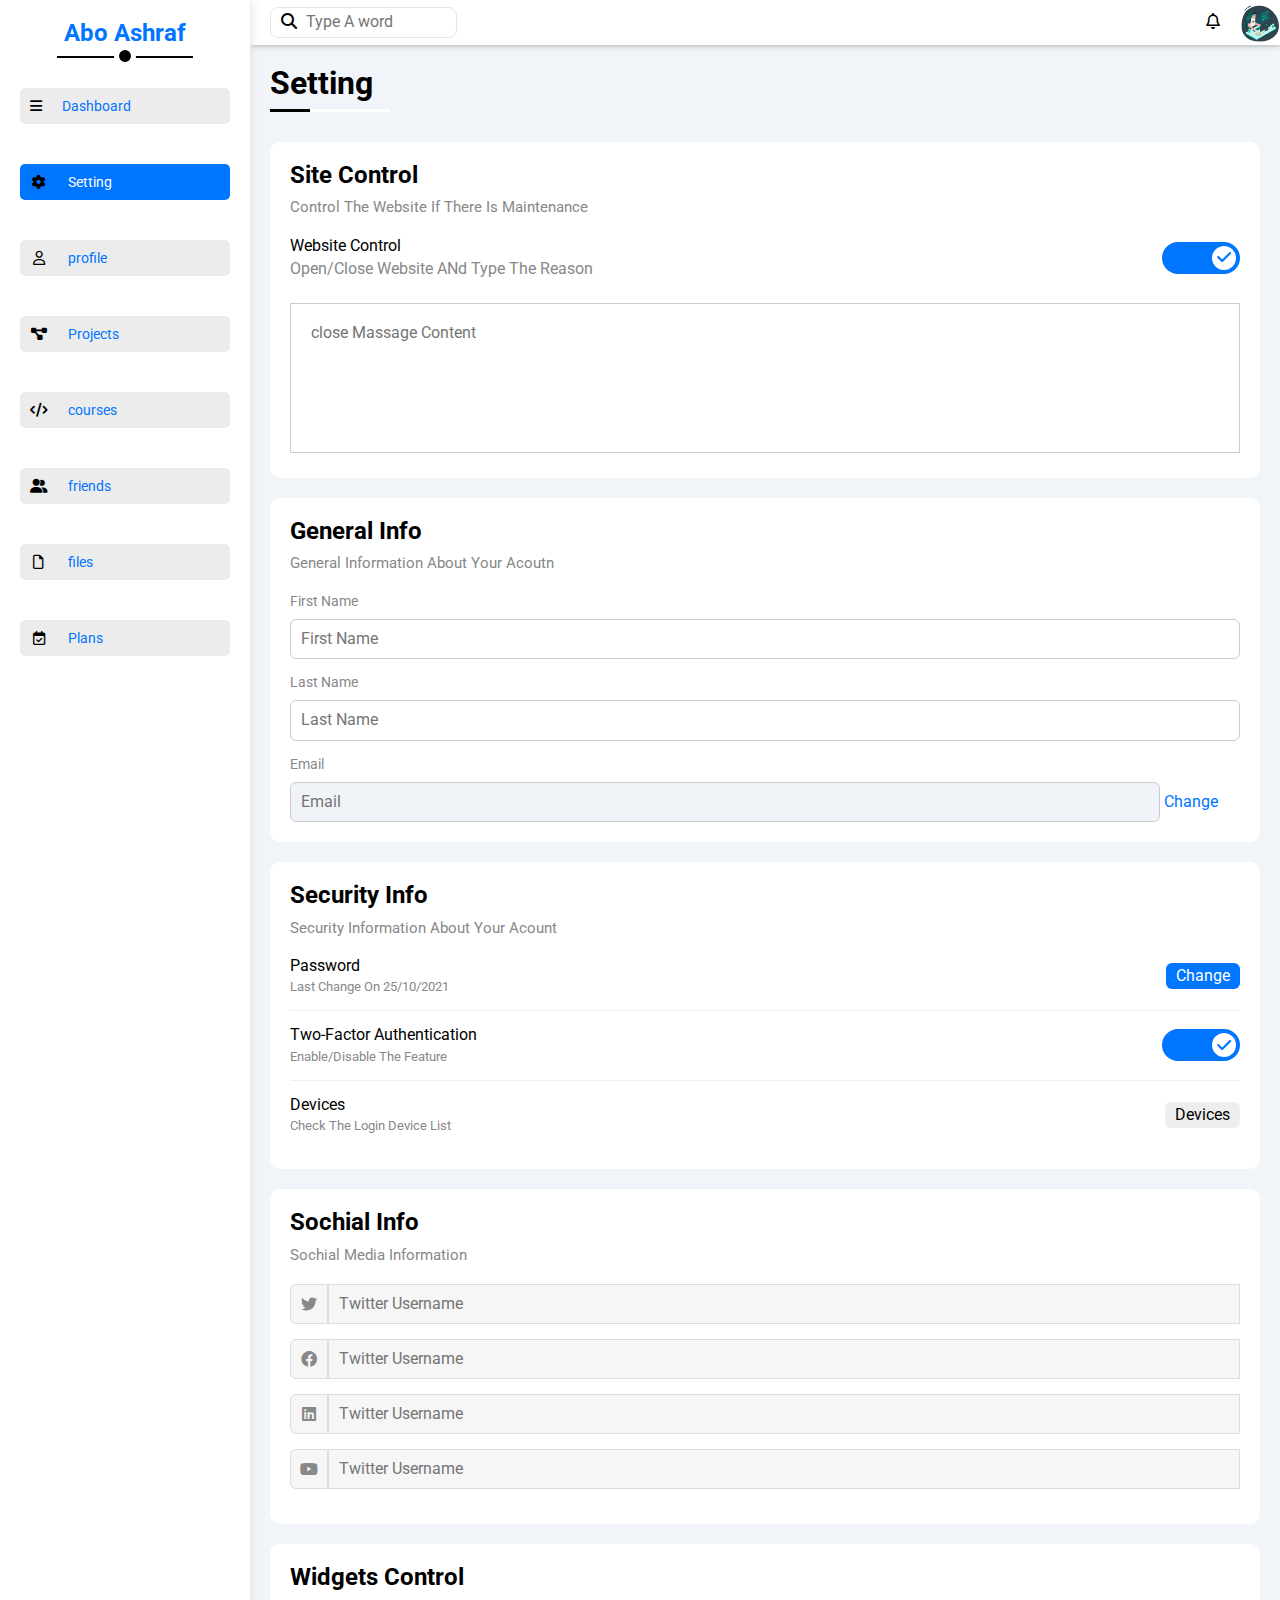
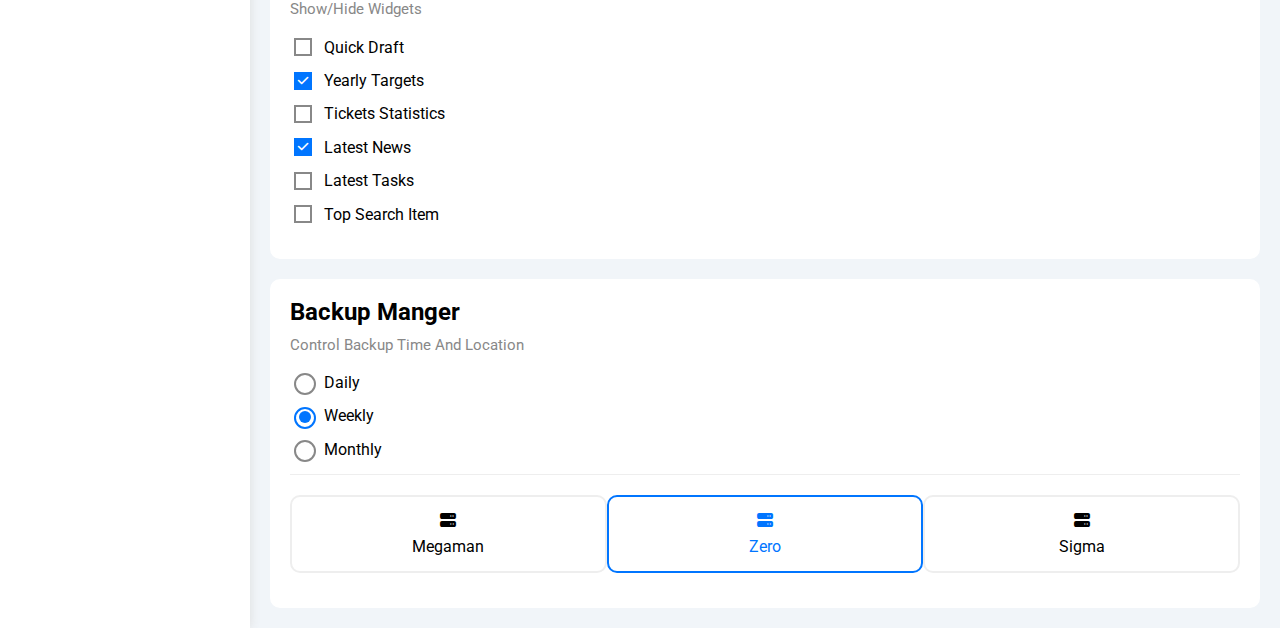
<file: setting.html>
<!DOCTYPE html>
<html lang="en">

<head>
    <meta charset="UTF-8">
    <meta http-equiv="X-UA-Compatible" content="IE=edge">
    <meta name="viewport" content="width=device-width, initial-scale=1.0">
    <title>Temblate 4</title>
    <!-- Normalize -->
    <link rel="stylesheet" href="./css/normaliz.css">
    <!-- Fontawsome Icons -->
    <link rel="stylesheet" href="./css/all.min.css">
    <!-- Google Fonts -->
    <link rel="preconnect" href="https://fonts.googleapis.com">
    <link rel="preconnect" href="https://fonts.gstatic.com" crossorigin>
    <link href="https://fonts.googleapis.com/css2?family=Roboto:ital,wght@0,100;0,500;0,700;0,900;1,900&display=swap"
        rel="stylesheet">
    <!-- Frame Work -->
    <link rel="stylesheet" href="./css/framework.css">
    <!-- Mian Css Temblate File -->
    <link rel="stylesheet" href="./css/style.css">

</head>

<body>
    <div class="page d-flex">
        <div class="sidebar  bg-white p-20 p-relative">
            <h2 class="m-20 txt-c mt-0 p-relative">Abo Ashraf</h2>
            <ul>
                <li>
                    <a href="index.html" class="p-10 mt-20 mb-20 fs-14 c-black  fa-fw rad-6">
                        <i class="fa-solid fa-bars mr-20"></i><span>Dashboard</span></a>
                </li>
                <li><a href="Setting.html" class="p-10 mt-20 mb-20 fs-14 c-black active fa-fw rad-6">
                        <i class="fa-solid fa-gear mr-20 fa-fw"></i>
                        <span>Setting</span></a></li>
                <li><a href="profile.html" class="p-10 mt-20 mb-20 fs-14 c-black  fa-fw rad-6">
                        <i class="fa-regular fa-user mr-20 fa-fw"></i>
                        <span>profile</span></a></li>
                <li><a href="Projects.html" class="p-10 mt-20 mb-20 fs-14 c-black  fa-fw rad-6">
                        <i class="fa-solid fa-diagram-project  mr-20 fa-fw"></i>
                        <span>Projects</span></a></li>
                <li><a href="courses.html" class="p-10 mt-20 mb-20 fs-14 c-black  fa-fw rad-6">
                        <i class="fa-sharp fa-solid fa-code mr-20 fa-fw"></i>
                        <span>courses</span></a></li>
                <li><a href="friends.html" class="p-10 mt-20 mb-20 fs-14 c-black  fa-fw rad-6">
                        <i class="fa-solid fa-user-group mr-20 fa-fw"></i>
                        <span>friends</span></a></li>
                <li><a href="files.html" class="p-10 mt-20 mb-20 fs-14 c-black  fa-fw rad-6">
                        <i class="fa-regular fa-file mr-20 fa-fw"></i>
                        <span>files</span></a></li>
                <li><a href="plans.html" class="p-10 mt-20 mb-20 fs-14 c-black   fa-fw rad-6">
                        <i class="fa-regular fa-calendar-check mr-20 fa-fw"></i>
                        <span>Plans</span></a></li>
            </ul>
        </div>
        <div class="content">
            <header>
                <div class="search ml-20">
                    <form action="">
                        <i class="fa-solid fa-magnifying-glass"></i>
                        <input type="search" name="search" placeholder="Type A word">
                    </form>

                </div>
                <div class="notification">
                    <form action="">
                        <i class="fa-regular fa-bell mr-20"></i>
                    </form>
                    <img src="./images2/header.jpg">
                </div>
            </header>
            <h1 class="p-relative">Setting</h1>
            <div class="setting-page m-20 d-grid gap-20">
                <!-- Start Settings Box -->
                <div class="p-20 bg-white rad-10">
                    <h2 class="mt-0 mb-10">Site Control</h2>
                    <p class="mt-0 mb-20 c-grey fs-15">Control The Website If There Is Maintenance</p>

                    <div class="mb-15 between-flex ">
                        <div>
                            <span>Website Control</span>
                            <p class="c-grey mt-5 mb-0 fs13">Open/Close Website ANd Type The Reason</p>
                        </div>
                        <div>
                        </div>
                        <label>
                            <input type="checkbox" checked class="toggle-checkbox">
                            <div class="toggle-switch"></div>
                        </label>
                    </div>
                    <textarea class="close-massage p-20 r-6 w-full mt-10"
                        placeholder="close Massage Content"></textarea>
                </div>
                <!-- End Settings Box -->
                <!-- Start Settings Box -->
                <div class="p-20 bg-white rad-10">
                    <h2 class="mt-0 mb-10">General Info</h2>
                    <p class="mt-0 mb-20 c-grey fs-15">General Information About Your Acoutn</p>
                    <div class="mb-15 ">
                        <label class=" fs-14 c-grey d-block mb-10" for=" first">First Name</label>
                        <input class="b-none p-10 rad-6 d-block w-full border-ccc" type="text" id="first"
                            placeholder="First Name">
                    </div>
                    <div class="mb-15 ">
                        <label class=" fs-14 c-grey d-block mb-10" for=" last">Last Name</label>
                        <input class="b-none p-10 rad-6 d-block w-full border-ccc" type="text" id="last"
                            placeholder="Last Name">
                    </div>
                    <div>
                        <label class=" fs-14 c-grey d-block mb-10" for=" email">Email</label>
                        <input class=" email b-none p-10 rad-6 d-block  w-full border-ccc" disabled type="email"
                            id="email" placeholder="Email">
                        <a href="#" class="c-blue">Change</a>
                    </div>

                </div>
                <!-- End Settings Box -->
                <!-- Start Settings Box -->
                <div class="p-20 bg-white rad-10">
                    <h2 class="mt-0 mb-10">Security Info</h2>
                    <p class="mt-0 mb-20 c-grey fs-15">Security Information About Your Acount</p>
                    <div class="sec-box mb-15 between-flex">
                        <div>
                            <span>Password</span>
                            <p class="c-grey mt-5 mb-0 fs-13">Last Change On 25/10/2021</p>
                        </div>
                        <a href="#" class="button bg-blue c-white btn-shape">Change</a>
                    </div>


                    <div class="sec-box mb-15 between-flex">
                        <div>
                            <span>Two-Factor Authentication</span>
                            <p class="c-grey mt-5 mb-0 fs-13">Enable/Disable The Feature</p>
                        </div>
                        <label>
                            <input type="checkbox" checked class="toggle-checkbox">
                            <div class="toggle-switch"></div>
                        </label>
                    </div>



                    <div class="sec-box between-flex">
                        <div>
                            <span>Devices</span>
                            <p class="c-grey mt-5 mb-0 fs-13">Check The Login Device List</p>
                        </div>
                        <a href="#" class="bg-eee c-black btn-shape">Devices</a>
                    </div>
                </div>
                <!-- End Settings Box -->
                <!-- Start Settings Box -->
                <div class="sochial-boxes p-20 bg-white rad-10">
                    <h2 class="mt-0 mb-10">Sochial Info</h2>
                    <p class="mt-0 mb-20 c-grey fs-15">Sochial Media Information</p>
                    <div class="d-flex align-center mb-15">
                        <i class="fa-brands fa-twitter center-flex c-grey"></i>
                        <input class="w-full" type="text" placeholder="Twitter Username">
                    </div>
                    <div class="d-flex align-center mb-15">
                        <i class="fa-brands fa-facebook center-flex c-grey"></i>
                        <input class="w-full" type="text" placeholder="Twitter Username">
                    </div>
                    <div class="d-flex align-center mb-15">
                        <i class="fa-brands fa-linkedin center-flex c-grey"></i>
                        <input class="w-full" type="text" placeholder="Twitter Username">
                    </div>
                    <div class="d-flex align-center mb-15">
                        <i class="fa-brands fa-youtube center-flex c-grey"></i>
                        <input class="w-full" type="text" placeholder="Twitter Username">
                    </div>
                </div>
                <!-- End Settings Box -->
                <!-- Start Settings Box -->
                <div class="widgets-control p-20 bg-white rad-10">
                    <h2 class="mt-0 mb-10">Widgets Control</h2>
                    <p class="mt-0 mb-20 c-grey fs-15">Show/Hide Widgets</p>
                    <div class="control d-felx align-center mb-15">
                        <input type="checkbox" id="one">
                        <label for="one">Quick Draft</label>
                    </div>
                    <div class="control d-felx align-center mb-15">
                        <input type="checkbox" id="two" checked>
                        <label for="two">Yearly Targets </label>
                    </div>
                    <div class="control d-felx align-center mb-15">
                        <input type="checkbox" id="three">
                        <label for="three">Tickets Statistics </label>
                    </div>
                    <div class="control d-felx align-center mb-15">
                        <input type="checkbox" id="four" checked>
                        <label for="four">Latest News</label>
                    </div>
                    <div class="control d-felx align-center mb-15">
                        <input type="checkbox" id="five">
                        <label for="five">Latest Tasks</label>
                    </div>
                    <div class="control d-felx align-center mb-15">
                        <input type="checkbox" id="six">
                        <label for="six">Top Search Item</label>
                    </div>
                </div>
                <!-- End Settings Box -->
                <!-- Start Settings Box -->
                <div class="Backup-control p-20 bg-white rad-10">
                    <h2 class="mt-0 mb-10">Backup Manger</h2>
                    <p class="mt-0 mb-20 c-grey fs-15">Control Backup Time And Location</p>
                    <div class="date d-felx align-center mb-15">
                        <input type="radio" name="time" id="daily">
                        <label for="daily">Daily</label>
                    </div>
                    <div class="date d-felx align-center mb-15">
                        <input type="radio" name="time" id="weekly" checked>
                        <label for="weekly">Weekly</label>
                    </div>
                    <div class="date d-felx align-center mb-15">
                        <input type="radio" name="time" id="monthly">
                        <label for="monthly">Monthly</label>
                    </div>


                    <div class="servers d-flex  align-center txt-c">
                        <input type="radio" name="servers" id="server-one">
                        <div class="server mb-15 rad-10 w-full ">
                            <label class="d-block m-15" for="server-one">
                                <i class="fa-solid fa-server d-block mb-10"></i>
                                Megaman
                            </label>
                        </div>


                        <input type="radio" name="servers" id="server-two" checked>
                        <div class="server mb-15 rad-10 w-full ">
                            <label class="d-block m-15" for="server-two">
                                <i class="fa-solid fa-server d-block mb-10"></i>
                                Zero
                            </label>
                        </div>



                        <input type="radio" name="servers" id="server-three">
                        <div class="server mb-15 rad-10 w-full ">
                            <label class="d-block m-15" for="server-three">
                                <i class="fa-solid fa-server d-block mb-10"></i>
                                Sigma
                            </label>
                        </div>
                    </div>
                </div>
                <!-- End Settings Box -->
            </div>
        </div>
    </div>
</body>

</html>
</file>
<file: css/framework.css>
/* Start Padding and Margin */
.p-0 {
    padding: 0;
}

.p-10 {
    padding: 10px;
}
.p-15{
    padding: 15px;
}
.p-20 {
    padding: 20px;
}
.pt-10{
    padding-top: 10px;
}
.pt-15{
    padding-top: 15px;
}
.pt-20 {
    padding-top: 20px;
}

.pr-20 {
    padding-left: 20px;
}
.pb-10{
    padding-bottom: 10px;
}
.pb-15{
    padding-bottom: 15px;
}
.pb-20 {
    padding-bottom: 20px;
}
.pl-5{
    padding-left: 5px;
}
.pl-15{
    padding-left: 15px;
}
.pl-20 {
    padding-right: 20px;
}

.m-0 {
    margin: 0;
}

.m-10 {
    margin: 10px;
}
.m-15{
    margin: 15px;
}
.m-20 {
    margin: 20px;
}

.mt-5 {
    margin-top: 5px;
}

.mt-0 {
    margin-top: 0px;
}
.mt-10{
    margin-top: 10px;
}
.mt-15{
    margin-top: 15px;
}
.mt-20 {
    margin-top: 20px;
}
.mt-25{
    margin-top: 25px;
}
.mr-2{
    margin-right: 2px;
}
.mr-3{
    margin-right: 3px;
}
.mr-5{
    margin-right: 5px;
}
.mr-10{
    margin-right: 10px;
}
.mr-15{
    margin-right: 15px;
 }
.mr-20 {
    margin-right: 20px;
}
.mb-5{
    margin-bottom: 5px;
}
.mb-10{
    margin-bottom: 10px;
}
.mb-15{
    margin-bottom: 15px;
}
.mb-20 {
    margin-bottom: 20px;
}
.mb-25{
    margin-bottom: 25px;
}
.ml-10{
    margin-left: 10px;
}
.ml-20 {
    margin-left: 20px;
}

/*End  Padding and Margin */
/* Start Colors */
.c-orange{
    color: var(--orange-color);
}
.c-blue {
    color: var(--main-color);
}

.c-grey {
    color: var(--grey-color);
}
.c-black{
    color: black;
}
.c-white {
    color: white;
}
.c-green{
    color: var(--green-color);
}
.c-red{
    color: var(--red-color);
}
/* End Colors */
/* Start Position */
.p-relative {
    position: relative;
}
.p-absolute{
    position: absolute;
}
.align-center {
    align-items: center;
}

.txt-c {
    text-align: center;
}
@media(max-width:767px){
    .txt-c-mobile{
     text-align: center;
    }
    
}
/* End Position */
/* Start Display */
.d-grid {
    display: grid;
}

.d-flex {
    display: flex;
}
.d-inline{
    display: inline;
}
.space-between {
    justify-content: space-between;
}
.f-wrap{
    flex-wrap: wrap;
}

.gap-10 {
    gap: 10px;
}

.gap-20 {
    gap: 20px;
}

.gap-30 {
    gap: 30px;
}

.d-inline-block {
    display: inline-block;
}

.d-block {
    display: block;
}

@media (max-width:767px){
.hide-mobile{
    display: none;
}
    }
@media(max-width:767px) {
    .txt-c-mobile {
        text-align: center;
    }

    .block-mobile {
        display: block;
    }

}

/* End Display */
/* Start background */
.bg-white {
    background-color: white;
}

.bg-eee {
    background-color: #eee;
}
.bg-blue{
    background-color: var(--main-color);
}
.bg-orange{
    background-color: var(--orange-color);
}
.bg-green{
    background-color: var(--green-color);
}
.bg-red{
    background-color: var(--red-color);
}
/* End background */
/* Start Border */
.rad-half{
    border-radius: 50%;
}
.rad-6 {
    border-radius: 6px;
}

.rad-10 {
    border-radius: 10px;
}
.b-none{
    border: none;
}
.border-ccc{
    border: 1px solid #ccc;
}
.border-eee{
    border: 1px solid #eee;
}
/* End Border */
/* Start fonts */
.fs-13{
    font-size: 13px;
}
.fs-14 {
    font-size: 14px;
}
.fs-15{
    font-size: 15px;
}
.fw-bold{
    font-weight: bold;
}
.fs-25{
    font-size: 25px;
}
/* End  fonts */
/* Start width And Height */
.h-full{
    height: 100%;
}
.w-fit {
    width: fit-content;
}
.w-100{
    width: 100px;
}
.h-100{
    height: 100px;
}
.w-full{
    width: 100%;
}

/* End width And Height */
/* Start Components */
.between-flex {
    display: flex;
    justify-content: space-between;
    align-items: center;
}
.center-flex{
    display: flex;
    justify-content: center;
    align-items: center;
}
.btn-shape{
    padding: 4px 10px;
    border-radius: 6px;

}
/*End Components */
</file>
<file: css/style.css>
/* Start Variables */
:root {
    --main-color: #0075ff;
    --secondry-color: #0d69d5;
    --orange-color: #f59e0b;
    --green-color: #22c55e;
    --red-color: #f44336;
    --grey-color: #888;
    --fa-style-family-classic: "Font Awesome 6 Free";
}


/* End Variables */
/* Start Global Rules */
* {
    padding: 0;
    margin: 0;
    -webkit-box-sizing: border-box;
    -moz-box-sizing: border-box;
    box-sizing: border-box;
}

ul {
    list-style: none;
    padding: 0;
}

a {
    text-decoration: none;
}

:focus {
    outline: none;
}

html {
    font-family: 'Roboto', sans-serif;
}

::-webkit-scrollbar {
    width: 15px;

}

::-webkit-scrollbar-track {
    background-color: white;
}

::-webkit-scrollbar-thumb {
    background-color: var(--main-color);
}

::-webkit-scrollbar-thumb:hover {
    background-color: aqua;
}

/* End Global Rules */
/* Start Components */
/* End Components */


/* Start Coding */
/* Start Sidebar */
.page {
    display: flex;

}

.sidebar {
    width: 250px;
    box-shadow: 0 0 10px #ddd;
    text-align: center;
}

@media (max-width:767px) {
    .sidebar ul li a {
        text-align: center;
    }

    .sidebar {
        padding: 0;
        width: 50px;
    }
}

.sidebar h2 {
    color: var(--main-color);
    position: relative;
}

.sidebar h2::before {
    content: "";
    width: 80%;
    height: 2px;
    background-color: black;
    position: absolute;
    left: 50%;
    bottom: -10px;
    transform: translateX(-50%);
}

.sidebar h2::after {
    content: "";
    width: 12px;
    height: 12px;
    background-color: black;
    position: absolute;
    left: 50%;
    bottom: -19px;
    transform: translateX(-50%);
    border-radius: 50%;
    border: 5px solid white;
    z-index: 2;
}

.sidebar ul li a {
    display: flex;
    color: var(--main-color);
    background-color: #ececec;
    border-radius: 5px;
    align-items: center;
    width: fit-content;
    width: 100%;
    transition: 0.3s;
    text-align: center;
}

@media (max-width:767px) {
    .sidebar ul li a {
        justify-content: center;
        width: fit-content;
    }
}

.sidebar ul li a:hover,
.sidebar ul li a.active {
    background-color: var(--main-color);
    color: white;
}


@media (max-width:767px) {

    .sidebar h2 {
        display: none;
    }

    .sidebar {
        overflow: hidden;
    }

    .sidebar ul li a span {
        display: none;
    }

    .sidebar ul li a,
    .sidebar ul li a.actives {
        background-color: white;
    }
}

.sidebar ul li a i {
    color: black;
}

@media(max-width:767px) {
    .sidebar ul li i {
        margin: 0;
        margin-right: 0;
    }
}

.sidebar ul li {
    display: flex;
    flex-direction: column;
    align-items: center;
}


/* End Sidebar */
/* Start header  (Content)  */
header {
    display: flex;
    justify-content: space-between;
    align-items: center;
    height: 45px;
    background: white;
    box-shadow: 0 0 6px #999;
    z-index: 1000;
    flex: 1;
    width: calc(100vw - s50px);
    z-index: 100;
}

@media(max-width:767px) {
    header {
        width: calc(100vw - 50px);
    }
}

header .search {
    border: 1px solid #e6e6e6;
    border-radius: 8px;
    overflow: hidden;
    padding: 5px 10px;

}


header .search input {
    border: none;
    width: 140px;
    color: #777;
    margin-left: 5px;
}

header .notification {
    display: flex;
    align-items: center;
    justify-content: center;
}

header .notification img {
    width: 40px;
    height: 40px;
    border-radius: 50%;
}

@media (max-width:355px) {
    header .notification img {
        display: none;
    }

    header .search input {
        width: 100px;
    }
}

/* End header  (Content)  */
.page .content {
    width: calc(100vw - 250px);
}

@media (max-width:767px) {
    .page .content {
        width: calc(100vw - 50px);
    }
}

.page {
    background-color: #f1f5f9;
    min-height: 100vh;

}

.page h1 {
    margin: 20px 20px 40px;
}

.page h1::before,
.page h1::after {
    content: "";
    height: 3px;
    position: absolute;
    bottom: -10px;
    left: 0;
}

.page h1::before {
    background-color: white;
    width: 120px;

}

.page h1::after {
    background-color: black;
    width: 40px;
}

.wrapper {
    grid-template-columns: repeat(auto-fill, minmax(450px, 1fr));
    margin-bottom: 20px;

}

@media(max-width:767px) {
    .wrapper {
        grid-template-columns: minmax(200px, 1fr);
        margin-left: 10px;
        margin-right: 10px;
        gap: 10px;
    }
}

/* Wnd Content */
/* Strat Welcome Widget */

.welcome {
    overflow: hidden;
}

.welcome .intro img {
    width: 170px;
    margin-bottom: -10px;
    border-radius: 6px;
}

.welcome .avatar {
    width: 64px;
    height: 64px;
    border: 2px solid white;
    border-radius: 50%;
    padding: 2px;
    box-shadow: 0 0 5px #ddd;
    margin-top: -32px;
    margin-left: 20px;
}

.welcome .body {
    border-top: 1px solid #eee;
    border-bottom: 1px solid #eee;
}

.welcome .body>div {
    flex: 1;
}

.welcome .body .visit {
    margin: 0 15px 15px auto;
    transition: 0, 3s;
}

.welcome .body .visit:hover {
    background-color: var(--secondry-color);
}

.welcome a {
    margin: 0 10px 10px auto;
    transition: 0.3s;
}

.welcome a:hover {
    background-color: var(--secondry-color);
}

@media (max-width:767px) {
    .welcome .intro {
        padding-bottom: 30px;
    }

    .welcome .avatar {
        margin-left: 0;
    }

    .welcome .body>div:not(:last-child) {
        margin-bottom: 20px;
    }
}

/* End Welcome Widget */
/* start Quick Draft */

.quick-draft textarea {
    resize: none;
    min-height: 180px;

}

.quick-draft .save {
    margin-left: auto;
    cursor: pointer;
    transition: 0.3;
}

.quick-draft .save:hover {
    background-color: var(--secondry-color);
}

/* End Quick Draft */
/* Start Target */
.targets .target-row .icon {
    width: 80px;
    height: 80px;
    margin-right: 15px;
}

.targets .details {
    flex: 1;

}

.targets .details .progress {

    height: 4px;
}

.targets .details .progress>span {
    position: absolute;
    left: 0;
    top: 0;
    height: 100%;
}

.targets .details .progress>span span {
    position: absolute;
    bottom: 16px;
    right: -16px;
    color: white;
    padding: 2px 5px;
    border-radius: 6px;
    font-size: 12px;

}

.targets .details .progress>span span::after {
    content: "";
    border-color: transparent;
    border-width: 5px;
    border-style: solid;
    position: absolute;
    bottom: -10px;
    border-top-color: var(--main-color);
    left: 50%;
    transform: translatex(-50%);
}

.targets .details .progress>.blue span::after {
    border-top-color: var(--main-color);
}

.targets .details .progress>.orange span::after {
    border-top-color: var(--orange-color);
}

.targets .details .progress>.green span::after {
    border-top-color: var(--green-color);
}

.blue .icon,
.blue .progress {
    background-color: rgb(0 117 255 / 20%);
}

.orange .icon,
.blue .progress {
    background-color: rgb(245 158 11 / 20%);
}

.green .icon,
.green .progress {
    background-color: rgb(34 197 94 / 20%);
}

/* End Target */
/* Start Tickets */
.tickets .box {
    border: 1px solid #ccc;
    width: calc(50% - 10px);
}

@media (max-width:767px) {
    .tickets .box {
        width: 100%;
    }
}

/* End Tickets */
/* Start latest-news */
.latest-news img {
    width: 100px;
    height: 80px;
    border-radius: 6px;
    margin-right: 15px;
}

.latest-news .news-row:not(:last-of-type) {
    margin-bottom: 20px;
    padding-bottom: 20px;
    border-bottom: 1px solid #eee;
}

.latest-news .news-row .info {
    flex-grow: 1;
}

.latest-news .news-row .info {
    margin: 0 0 6px;
    font-size: 16px;
}

@media (max-width:767px) {
    .latest-news .news-row {
        display: block;
    }

    .latest-news .lable {
        margin: 10px auto;
        width: fit-content;
    }
}

/* End latest-news */
/* Start Tasks */
.tasks .task-row:not(:last-of-type) {
    margin-bottom: 15px;
    padding-bottom: 15px;
    border-bottom: 1px solid #eee;
}

.tasks .info {
    flex-grow: 1;
}

.tasks .done {
    opacity: 0.3;
}

.tasks .done h3,
.tasks .done p {
    text-decoration: line-through;
}

.tasks .delete {
    cursor: pointer;
    transition: 0.3;
}

.tasks .delete:hover {
    color: var(--red-color);
}

.latest-uploads img {
    width: 40px;
    height: 50px;
}

/* End Tasks */
/* Start Latest Upload */
.latest-uploads ul li:not(:last-child) {
    border-bottom: 1px solid #eee;
}


/* End Latest Upload */

/* Start Last Project */
.last-project {
    overflow: hidden;
}

.last-project ul::before {
    content: "";
    position: absolute;
    left: 11px;
    width: 2px;
    height: 100%;
    background-color: var(--main-color);
}

.last-project ul li::before {
    content: "";
    width: 20px;
    height: 20px;
    display: block;
    border-radius: 50%;
    background-color: white;
    border: 2px solid white;
    outline: 2px solid var(--main-color);
    margin-right: 15px;
    z-index: 1;
}

.last-project ul li.done::before {
    content: "";
    background-color: var(--main-color);
}

.last-project ul li.current::before {
    content: "";
    animation: change-color alternate infinite 0.8s;
}


.last-project .lunch-icon {
    position: absolute;
    width: 160px;
    right: 0;
    bottom: 0;
    opacity: 0.5;
}

/* End Last Project */
/* Start Reminders */

.reminders ul li .key {
    width: 15px;
    height: 15px;
}

.reminders ul li>.blue {
    border-left: 2px solid var(--main-color);
}

.reminders ul li>.green {
    border-left: 2px solid var(--green-color);
}

.reminders ul li>.orange {
    border-left: 2px solid var(--orange-color);
}

.reminders ul li>.red {
    border-left: 2px solid var(--red-color);
}

/* End Reminders */
/* Start Latest Post */
.latest-post .avatar {
    width: 48px;
    height: 48;
}

.latest-post .post-content {
    text-transform: capitalize;
    line-height: 1.8;
    border-top: 1px solid #eee;
    border-bottom: 1px solid #eee;
    min-height: 140px;
}

/* End Latest Post */
/* Start Socila Media */

.social-media .box {
    padding-left: 70px;

}

.social-media .box i {
    position: absolute;
    left: 0;
    top: 0;
    width: 52px;
    transition: 0.3s;
}

.social-media .box i:hover {
    transform: rotate(5deg);
}

.social-media .twitter {
    background-color: rgb(29 161 242/ 20%);
    color: #1da1f2;
}

.social-media .twitter i {
    background-color: #1da1f2;
}

.social-media .twitter a {
    background-color: #1da1f2;
}



.social-media .facebook {
    background-color: rgb(24 119 242 / 20%);
    color: #1877f2;
}

.social-media .facebook i {
    background-color: #1877f2;
}

.social-media .facebook a {
    background-color: #1877f2;
}



.social-media .youtube {
    background-color: rgb(255 0 0 / 20%);
    color: #ff0000;
}

.social-media .youtube i {
    background-color: #ff0000;
}

.social-media .youtube a {
    background-color: #ff0000;
}




.social-media .linkedin {
    background-color: rgb(10 102 194 / 20%);
    color: #0a66c2;
}

.social-media .linkedin i {
    background-color: #0a66c2;
}

.social-media .linkedin a {
    background-color: #0a66c2;
}

@media (max-width:300px) {

    .social-media .linkedin a,
    .social-media .youtube a,
    .social-media .facebook a,
    .social-media .twitter a {
        font-size: 10px;
        margin: 0;
        padding: 0;
        position: absolute;
        right: 0;
        top: 50%;
        transform: translatey(-50%);
        margin-left: 10px;
        padding: 4px;
    }

    .social-media .box {
        padding-left: 60px;
    }
}

/* End Socila Media */
/* Start Projects Table */
.projects .responsive-table {
    overflow-x: scroll;
}

.projects table {
    min-width: 1000px;
    border-spacing: 0;
}

.projects thead td {
    background-color: #eee;
    font-weight: bold;
}

.projects table td {
    padding: 15px;
}

.projects tbody td {
    border-bottom: 1px solid #eee;
    border-left: 1px solid #eee;
    transition: 0.3s;
}

.projects table tbody tr td:last-child {
    border-right: 1px solid #eee;
}

.projects table tbody tr:hover td {
    background-color: #faf7f7;
}

.projects table img {
    width: 32px;
    height: 32px;
    border-radius: 50%;
    padding: 2px;
    background-color: white;
}

.projects table img:not(:first-child) {
    margin-left: -20px;
}

.projects table .lable {
    font-size: 13px;
}

/* End Projects Table */
/* Start Settings */
.setting-page {
    grid-template-columns: repeat(auto-fill, minmax(500px, 1fr));

}

@media(max-width:767px) {
    .setting-page {
        grid-template-columns: minmax(100px, 1fr);
        margin-left: 10px;
        margin-right: 10px;
        gap: 10px;
    }
}

.setting-page .close-massage {
    border: 1px solid #ccc;
    resize: none;
    min-height: 150px;
}

.setting-page .email {
    display: inline-flex;
    width: calc(100% - 80px);
}

.setting-page .sec-box {
    padding-bottom: 15px;
}

.setting-page .sec-box .button {
    transition: 0.3s;
}

.setting-page .sec-box .button:hover {
    background-color: var(--secondry-color);
}

.setting-page .sec-box:not(:last-of-type) {
    border-bottom: 1px solid #eee;
}

.setting-page .sochial-boxes i {
    width: 40px;
    height: 40px;
    background-color: #f6f6f6;
    border: 1px solid #ddd;
    border-radius: none;
    border-radius: 6px 0 0 6px;
    transform: 0.3s;
}

.setting-page .sochial-boxes input {
    height: 40px;
    background-color: #f6f6f6;
    border: 1px solid #ddd;
    padding-left: 10px;
    border-radius: 0 6p 6px 0;
}

.setting-page .sochial-boxes>div:focus-within i {
    color: black;
}

.setting-page :disabled {
    cursor: no-drop;
    background-color: #f0f4f8;
    color: #bbb;
}

.widgets-control .control input[type="checkbox"] {
    -webkit-appearance: none;
    appearance: none;
}

.widgets-control .control label {
    padding-left: 30px;
    cursor: pointer;
    position: relative;
}

.widgets-control .control label::before {
    content: "";
    position: absolute;
    left: 0;
    top: 50%;
    width: 14px;
    height: 14px;
    border: 2px solid var(--grey-color);
    margin-top: -9px;
}

.widgets-control .control label:hover::before {
    border-color: var(--main-color);
}

.widgets-control .control label::after {
    content: "\f00c";
    font-family: var(--fa-style-family-classic);
    font-weight: 900;
    position: absolute;
    left: 0;
    top: 50%;
    margin-top: -9px;
    background-color: var(--main-color);
    color: white;
    font-size: 12px;
    width: 18px;
    height: 18px;
    display: flex;
    justify-content: center;
    align-items: center;
    transform: scale(0) rotate(360deg);
    transition: 0.3s;
}

.widgets-control .control input[type="checkbox"]:checked+label::after {
    transform: scale(1);
}

.Backup-control input[type="radio"] {
    -webkit-appearance: none;
    appearance: none;
}

.Backup-control .date label {
    padding-left: 30px;
    cursor: pointer;
    position: relative;
}

.Backup-control .date label::before {
    content: "";
    position: absolute;
    top: 50%;
    left: 0;
    margin-top: -9px;
    width: 18px;
    height: 18px;
    border: 2px solid var(--grey-color);
    border-radius: 50%;
}

.Backup-control .date label::after {
    content: "";
    position: absolute;
    left: 5px;
    top: 5px;
    width: 12px;
    height: 12px;
    background-color: var(--main-color);
    border-radius: 50%;
    transition: 0.3s;
    transform: scale(0);
}

.Backup-control .date input[type="radio"]:checked+label::before {
    border-color: var(--main-color);
}

.Backup-control .date input[type="radio"]:checked+label::after {
    transform: scale(1);
}

.Backup-control .servers {
    border-top: 1px solid #eee;
    padding-top: 20px;
}

@media(max-width:767px) {
    .Backup-control .servers {
        flex-wrap: wrap;
    }
}

.Backup-control .servers .server {
    border: 2px solid #eee;
    position: relative;

}

.Backup-control .servers .server label {
    cursor: pointer;
}

.Backup-control .servers input[type="radio"]:checked+.server {
    border-color: var(--main-color);
    color: var(--main-color);
}


.toggle-checkbox {
    -webkit-appearance: none;
    appearance: none;
    display: none;
}

.toggle-switch {
    background-color: #ccc;
    width: 78px;
    height: 32px;
    border-radius: 16px;
    position: relative;
    transition: 0.3s;
    cursor: pointer;
}

.toggle-switch::before {
    font-family: var(--fa-style-family-classic);
    content: "\f00d";
    font-weight: 900;
    background-color: white;
    width: 24px;
    height: 24px;
    position: absolute;
    border-radius: 50%;
    top: 4px;
    left: 4px;
    display: flex;
    justify-content: center;
    align-content: center;
    flex-wrap: wrap;
    color: #aaa;
    transition: 0.3s;
}

.toggle-checkbox:checked+.toggle-switch {
    background-color: var(--main-color);
}

.toggle-checkbox:checked+.toggle-switch::before {
    content: "\f00c";
    left: 50px;
    color: var(--main-color);
}



/* End Settings */
/* Start Profile */


.profile-page .avatar-box {
    width: 300px;
}

@media (min-width:768px) {
    .profile-page .avatar-box {
        border-radius: 1px solid #eee;
    }
}

@media (max-width:767px) {
    .profile-page .overview {
        flex-direction: column;
    }
}

.profile-page .avatar-box>img {
    width: 120px;
    height: 120px;
}

.profile-page .avatar-box .level {
    height: 6px;
    overflow: hidden;
    margin: auto;
    width: 70%;
    background-color: var(--grey-color);
}

.profile-page .avatar-box .level span {
    position: absolute;
    left: 0;
    top: 0;
    height: 100%;
    background-color: var(--main-color);
}

.profile-page .info-box .box {
    flex-wrap: wrap;
    border-bottom: 1px solid #eee;
    transition: 0.3s;
    justify-content: center;
}

.profile-page .info-box .box:hover {
    background-color: #f9f9f9;
}

.profile-page .info-box .box>div {
    min-width: 250px;
    padding: 10px 0 0;
}

.profile-page .info-box h4 {
    font-weight: normal;
}

.profile-page .toggle-switch {
    width: 120px;
    height: 26px;
}

.profile-page .toggle-switch::before {
    top: 2.4px;
    width: 22px;
    height: 22px;
}

.profile-page .toggle-checkbox:checked+.toggle-switch::before {
    left: 95px;
}

/* Start Traning Code */
@media (max-width:767px) {
    .profile-page .other-data {
        flex-direction: column;

    }
}

.profile-page .skills-card {
    flex-grow: 1;
}

.profile-page .skills-card ul li {
    padding: 15px 0;
}

.profile-page .skills-card ul li:not(:last-child) {
    border-bottom: 1px solid #eee;
}

.profile-page .skills-card ul li span {
    display: inline-flex;
    padding: 4px 10px;
    background-color: #eee;
    border-radius: 6px;
    font-size: 14px;
}

.profile-page .skills-card ul li span:not(:last-child) {
    margin: 5px;
}

.profile-page .activeties-card {
    flex-grow: 2;
}

.profile-page .activeties-card .activity {
    border-bottom: 1px solid #eee;
    padding-bottom: 20px;
    margin-bottom: 20px;
}

.profile-page .activeties-card .activity img {
    width: 64px;
    height: 64px;
    margin-right: 10px;

}

.profile-page .activeties-card .activity i {
    margin-right: 10px;
    font-size: 64px
}

@media (min-width:768px) {
    .profile-page .activeties-card .activity .date {
        margin-left: auto;
        align-items: right;
    }
}

@media (max-width:768px) {
    .profile-page .activity {
        flex-direction: column;
    }

    .profile-page .activity img {
        margin-right: 0;
        margin-bottom: 15px;
    }

    .profile-page .activity i {
        margin-right: 0;
        margin-bottom: 15px;
    }

    .profile-page .activity .date {
        margin-top: 15px;
    }
}

/* End Traning Code */

/* End Profile */
/* Start Projects */
.projects-page {
    grid-template-columns: repeat(auto-fill, minmax(500px, 1fr));
}

@media (max-width:767px) {
    .projects-page {
        grid-template-columns: repeat(auto-fill, minmax(200px, 1fr));
        margin-left: 10px;
        margin-right: 10px;
        gap: 10px;
    }
}

.projects-page .date {
    position: absolute;
    right: 10px;
    top: 10px;

}

.projects-page .project .team {
    position: relative;
    min-height: 80px;

}

.projects-page .project .team a {
    position: absolute;
    left: 0;
    bottom: 0;
}

.projects-page .project .team a:hover {
    z-index: 1000;
}

.projects-page .project .team a:nth-child(2) {
    left: 25px;
}

.projects-page .project .team a:nth-child(3) {
    left: 50px;
}

.projects-page .project .team a:nth-child(4) {
    left: 75px;
}

.projects-page .project .team a:nth-child(5) {
    left: 100px;
}

.projects-page .project img {
    width: 40px;
    height: 40px;
    border-radius: 50%;
    border: 2px solid white;
}

.projects-page .project .do {
    justify-content: flex-end;
    border-top: 1px solid #eee;
    padding-top: 15px;
    margin-top: 15px;
}

@media (max-width:767px) {
    .projects-page .project .do {
        flex-direction: column;
    }
}

.projects-page .project .do span {
    padding: 3px 8px;
    margin-left: 5px;
    width: fit-content;
}

@media (max-width:767px) {
    .projects-page .project .do span:not(:last-child) {
        margin-bottom: 15px;
    }
}

.projects-page .project .do .info {
    border: 1px solid #eee;
    margin-top: 15px;
    padding-top: 15px;
}

@media(max-width:767px) {
    .projects-page .project .do .info {
        flex-direction: column;
    }
}

.projects-page .prog {
    height: 8px;
    width: 260px;
    position: relative;
    border-radius: 6px;
}

@media(max-width:767px) {
    .projects-page .prog {
        margin-bottom: 15px;
    }
}

.projects-page .prog span {
    position: absolute;
    left: 0;
    top: 0;
    height: 100%;
    border-radius: 6px;
}

/* End Projects */
/* Start Courese */
.courses-page {
    grid-template-columns: repeat(auto-fill, minmax(300px, 1fr));
}

@media (max-width:767px) {
    .courses-page {
        grid-template-columns: minmax(200px, 1fr);
        gap: 10px;
        margin-left: 10px;
        margin-right: 10px;
    }
}

.courses-page .course {
    overflow: hidden;
}

.courses-page .course .cover {
    max-width: 100%;
}

.courses-page .course .instructor {
    position: absolute;
    width: 64px;
    height: 64px;
    border-radius: 50%;
    top: 20px;
    left: 20px;
    border: 2px solid white;
}

.courses-page .course .info {
    border-top: 1px solid #eee;
    font-size: 13px;
}

.courses-page .course .info .title {
    position: absolute;
    left: 50%;
    transform: translateX(-50%);
    font-size: 13px;
    top: -13px;
}

.courses-page .course .description {
    margin: 10px 0px;
    line-height: 1.6;
}

/* End Courese */
/* Start Friends */
.friends-page {
    grid-template-columns: repeat(auto-fill, minmax(300px, 1fr));
}

@media (max-width:767px) {
    .friends-page {
        grid-template-columns: minmax(200px, 1fr);
        margin-left: 10px;
        margin-right: 10px;
        gap: 10px;
    }
}

.friends-page .contact {
    position: absolute;
    left: 10px;
    top: 10px;
}

.friends-page .contact i {
    background-color: #eee;
    padding: 10px;
    border-radius: 50%;
    color: #666;
    font-size: 13px;
    cursor: pointer;
    transform: 0.3s;
}

.friends-page .contact i:hover {
    background-color: var(--main-color);
    color: white;
}

.friends-page .friend .icons {
    border-top: 1px solid #eee;
    border-bottom: 1px solid #eee;
    margin-top: 15px;
    margin-bottom: 15px;
    padding: 15px 0;
}

.friends-page .friend .icons i {
    margin-right: 5px;
}

.friends-page .friend .icons .VIP {
    position: absolute;
    right: 0;
    top: 50%;
    transform: translateY(-50%);
    font-size: 40px;
    opacity: 0.2;
}

/* End Friends */
/* Start Files  */
.files-page {
    flex-direction: row-reverse;
    align-items: flex-start;
}

@media (max-width:767px) {
    .files-page {
        flex-direction: column;
        align-items: normal;
    }
}

.files-page .files-stats {
    min-width: 260px;
}

.files-page .files-stats .icon {
    width: 40px;
    height: 40px;
    margin-right: 40px;
}

.files-page .files-stats .size {
    margin-left: auto;
}

.files-page .files-stats .blue {
    background-color: rgb(0 117 255 / 20%);
}

.files-page .files-stats .green {
    background-color: rgb(34 197 94 / 20%);
}

.files-page .files-stats .red {
    background-color: rgb(244 67 54 /20%);
}

.files-page .files-stats .orange {
    background-color: rgb(245 158 11 / 20%);
}

.files-page .files-stats .upload {
    margin: 15px auto 0;
    padding: 10px 15px;
    transition: 0.3;
}

.files-page .files-stats .upload:hover {
    background-color: rgb(0 117 255 / 80%);
}

.files-page .files-stats .upload:hover i {
    animation: go-up 0.8s infinite;
}

.files-page .files-content {
    flex: 1;
    grid-template-columns: repeat(auto-fill, minmax(200px, 1fr));
}

.files-page .files-content img {
    width: 64px;
    height: 64px;
    transition: 0.3;
}

.files-page .files-content .file:hover img {
    transform: rotate(5deg);
}

.files-page .files-content .info {
    border-top: 1px solid #eee;
}


/* End Files  */
/* Start Plans */
.plans-page {
    grid-template-columns: repeat(auto-fill, minmax(450px, 1fr));
}

@media (max-width:767px) {
    .plans-page {
        grid-template-columns: minmax(250px, 1fr);
        margin-left: 10px;
        margin-right: 10px;
        gap: 10px;
    }
}

.plans-page .plan .top {
    border: 3px solid white;
    outline: 3px solid transparent;
}

.plans-page .plan.green .top {
    outline-color: var(--green-color);
}

.plans-page .plan.blue .top {
    outline-color: var(--main-color);
}

.plans-page .plan.orange .top {
    outline-color: var(--orange-color);
}

.plans-page .plan .price {
    position: relative;
    font-size: 40px;
    width: fit-content;
    margin: auto;
}

.plans-page .plan .price span {
    position: absolute;
    left: -20px;
    top: 0;
    font-size: 26px;
    width: fit-content;
}

.plans-page .plan ul li {
    padding: 15px 0px;
    display: flex;
    align-items: center;
    font-size: 15px;
    border: 1px solid #eee;
}

.plans-page .plan .price ul li .yes {
    color: var(--green-color);
}

.plans-page .plan .price ul li i:not(.yes, .help) {
    color: var(--red-color);
}

.plans-page .plan ul li i:first-child {
    font-size: 18px;
    margin-right: 5px;
}

.plans-page .plan ul li .help {
    color: var(--grey-color);
    cursor: pointer;
    margin-left: auto;
    margin-right: 10px;
}
.plans-page .plan ul li i.check{
    color: green;
}
.plans-page .plan ul li i:not(.check ,.help){
color: red;
}
/* End Plans */
































































/* Start Animation */
@keyframes change-color {
    from {
        background-color: var(--main-color);
    }

    to {
        background-color: white;
    }
}

@keyframes go-up {

    0%,
    100% {
        transform: translateY(0);
    }

    50% {
        transform: translateY(-5px);
    }
}

/* End Animation */
</file>
<file: css/normaliz.css>
/*! normalize.css v8.0.1 | MIT License | github.com/necolas/normalize.css */

/* Document
   ========================================================================== */

/**
 * 1. Correct the line height in all browsers.
 * 2. Prevent adjustments of font size after orientation changes in iOS.
 */

 html {
    line-height: 1.15; /* 1 */
    -webkit-text-size-adjust: 100%; /* 2 */
  }
  
  /* Sections
     ========================================================================== */
  
  /**
   * Remove the margin in all browsers.
   */
  
  body {
    margin: 0;
  }
  
  /**
   * Render the `main` element consistently in IE.
   */
  
  main {
    display: block;
  }
  
  /**
   * Correct the font size and margin on `h1` elements within `section` and
   * `article` contexts in Chrome, Firefox, and Safari.
   */
  
  h1 {
    font-size: 2em;
    margin: 0.67em 0;
  }
  
  /* Grouping content
     ========================================================================== */
  
  /**
   * 1. Add the correct box sizing in Firefox.
   * 2. Show the overflow in Edge and IE.
   */
  
  hr {
    box-sizing: content-box; /* 1 */
    height: 0; /* 1 */
    overflow: visible; /* 2 */
  }
  
  /**
   * 1. Correct the inheritance and scaling of font size in all browsers.
   * 2. Correct the odd `em` font sizing in all browsers.
   */
  
  pre {
    font-family: monospace, monospace; /* 1 */
    font-size: 1em; /* 2 */
  }
  
  /* Text-level semantics
     ========================================================================== */
  
  /**
   * Remove the gray background on active links in IE 10.
   */
  
  a {
    background-color: transparent;
  }
  
  /**
   * 1. Remove the bottom border in Chrome 57-
   * 2. Add the correct text decoration in Chrome, Edge, IE, Opera, and Safari.
   */
  
  abbr[title] {
    border-bottom: none; /* 1 */
    text-decoration: underline; /* 2 */
    text-decoration: underline dotted; /* 2 */
  }
  
  /**
   * Add the correct font weight in Chrome, Edge, and Safari.
   */
  
  b,
  strong {
    font-weight: bolder;
  }
  
  /**
   * 1. Correct the inheritance and scaling of font size in all browsers.
   * 2. Correct the odd `em` font sizing in all browsers.
   */
  
  code,
  kbd,
  samp {
    font-family: monospace, monospace; /* 1 */
    font-size: 1em; /* 2 */
  }
  
  /**
   * Add the correct font size in all browsers.
   */
  
  small {
    font-size: 80%;
  }
  
  /**
   * Prevent `sub` and `sup` elements from affecting the line height in
   * all browsers.
   */
  
  sub,
  sup {
    font-size: 75%;
    line-height: 0;
    position: relative;
    vertical-align: baseline;
  }
  
  sub {
    bottom: -0.25em;
  }
  
  sup {
    top: -0.5em;
  }
  
  /* Embedded content
     ========================================================================== */
  
  /**
   * Remove the border on images inside links in IE 10.
   */
  
  img {
    border-style: none;
  }
  
  /* Forms
     ========================================================================== */
  
  /**
   * 1. Change the font styles in all browsers.
   * 2. Remove the margin in Firefox and Safari.
   */
  
  button,
  input,
  optgroup,
  select,
  textarea {
    font-family: inherit; /* 1 */
    font-size: 100%; /* 1 */
    line-height: 1.15; /* 1 */
    margin: 0; /* 2 */
  }
  
  /**
   * Show the overflow in IE.
   * 1. Show the overflow in Edge.
   */
  
  button,
  input { /* 1 */
    overflow: visible;
  }
  
  /**
   * Remove the inheritance of text transform in Edge, Firefox, and IE.
   * 1. Remove the inheritance of text transform in Firefox.
   */
  
  button,
  select { /* 1 */
    text-transform: none;
  }
  
  /**
   * Correct the inability to style clickable types in iOS and Safari.
   */
  
  button,
  [type="button"],
  [type="reset"],
  [type="submit"] {
    -webkit-appearance: button;
  }
  
  /**
   * Remove the inner border and padding in Firefox.
   */
  
  button::-moz-focus-inner,
  [type="button"]::-moz-focus-inner,
  [type="reset"]::-moz-focus-inner,
  [type="submit"]::-moz-focus-inner {
    border-style: none;
    padding: 0;
  }
  
  /**
   * Restore the focus styles unset by the previous rule.
   */
  
  button:-moz-focusring,
  [type="button"]:-moz-focusring,
  [type="reset"]:-moz-focusring,
  [type="submit"]:-moz-focusring {
    outline: 1px dotted ButtonText;
  }
  
  /**
   * Correct the padding in Firefox.
   */
  
  fieldset {
    padding: 0.35em 0.75em 0.625em;
  }
  
  /**
   * 1. Correct the text wrapping in Edge and IE.
   * 2. Correct the color inheritance from `fieldset` elements in IE.
   * 3. Remove the padding so developers are not caught out when they zero out
   *    `fieldset` elements in all browsers.
   */
  
  legend {
    box-sizing: border-box; /* 1 */
    color: inherit; /* 2 */
    display: table; /* 1 */
    max-width: 100%; /* 1 */
    padding: 0; /* 3 */
    white-space: normal; /* 1 */
  }
  
  /**
   * Add the correct vertical alignment in Chrome, Firefox, and Opera.
   */
  
  progress {
    vertical-align: baseline;
  }
  
  /**
   * Remove the default vertical scrollbar in IE 10+.
   */
  
  textarea {
    overflow: auto;
  }
  
  /**
   * 1. Add the correct box sizing in IE 10.
   * 2. Remove the padding in IE 10.
   */
  
  [type="checkbox"],
  [type="radio"] {
    box-sizing: border-box; /* 1 */
    padding: 0; /* 2 */
  }
  
  /**
   * Correct the cursor style of increment and decrement buttons in Chrome.
   */
  
  [type="number"]::-webkit-inner-spin-button,
  [type="number"]::-webkit-outer-spin-button {
    height: auto;
  }
  
  /**
   * 1. Correct the odd appearance in Chrome and Safari.
   * 2. Correct the outline style in Safari.
   */
  
  [type="search"] {
    -webkit-appearance: textfield; /* 1 */
    outline-offset: -2px; /* 2 */
  }
  
  /**
   * Remove the inner padding in Chrome and Safari on macOS.
   */
  
  [type="search"]::-webkit-search-decoration {
    -webkit-appearance: none;
  }
  
  /**
   * 1. Correct the inability to style clickable types in iOS and Safari.
   * 2. Change font properties to `inherit` in Safari.
   */
  
  ::-webkit-file-upload-button {
    -webkit-appearance: button; /* 1 */
    font: inherit; /* 2 */
  }
  
  /* Interactive
     ========================================================================== */
  
  /*
   * Add the correct display in Edge, IE 10+, and Firefox.
   */
  
  details {
    display: block;
  }
  
  /*
   * Add the correct display in all browsers.
   */
  
  summary {
    display: list-item;
  }
  
  /* Misc
     ========================================================================== */
  
  /**
   * Add the correct display in IE 10+.
   */
  
  template {
    display: none;
  }
  
  /**
   * Add the correct display in IE 10.
   */
  
  [hidden] {
    display: none;
  }
</file>
